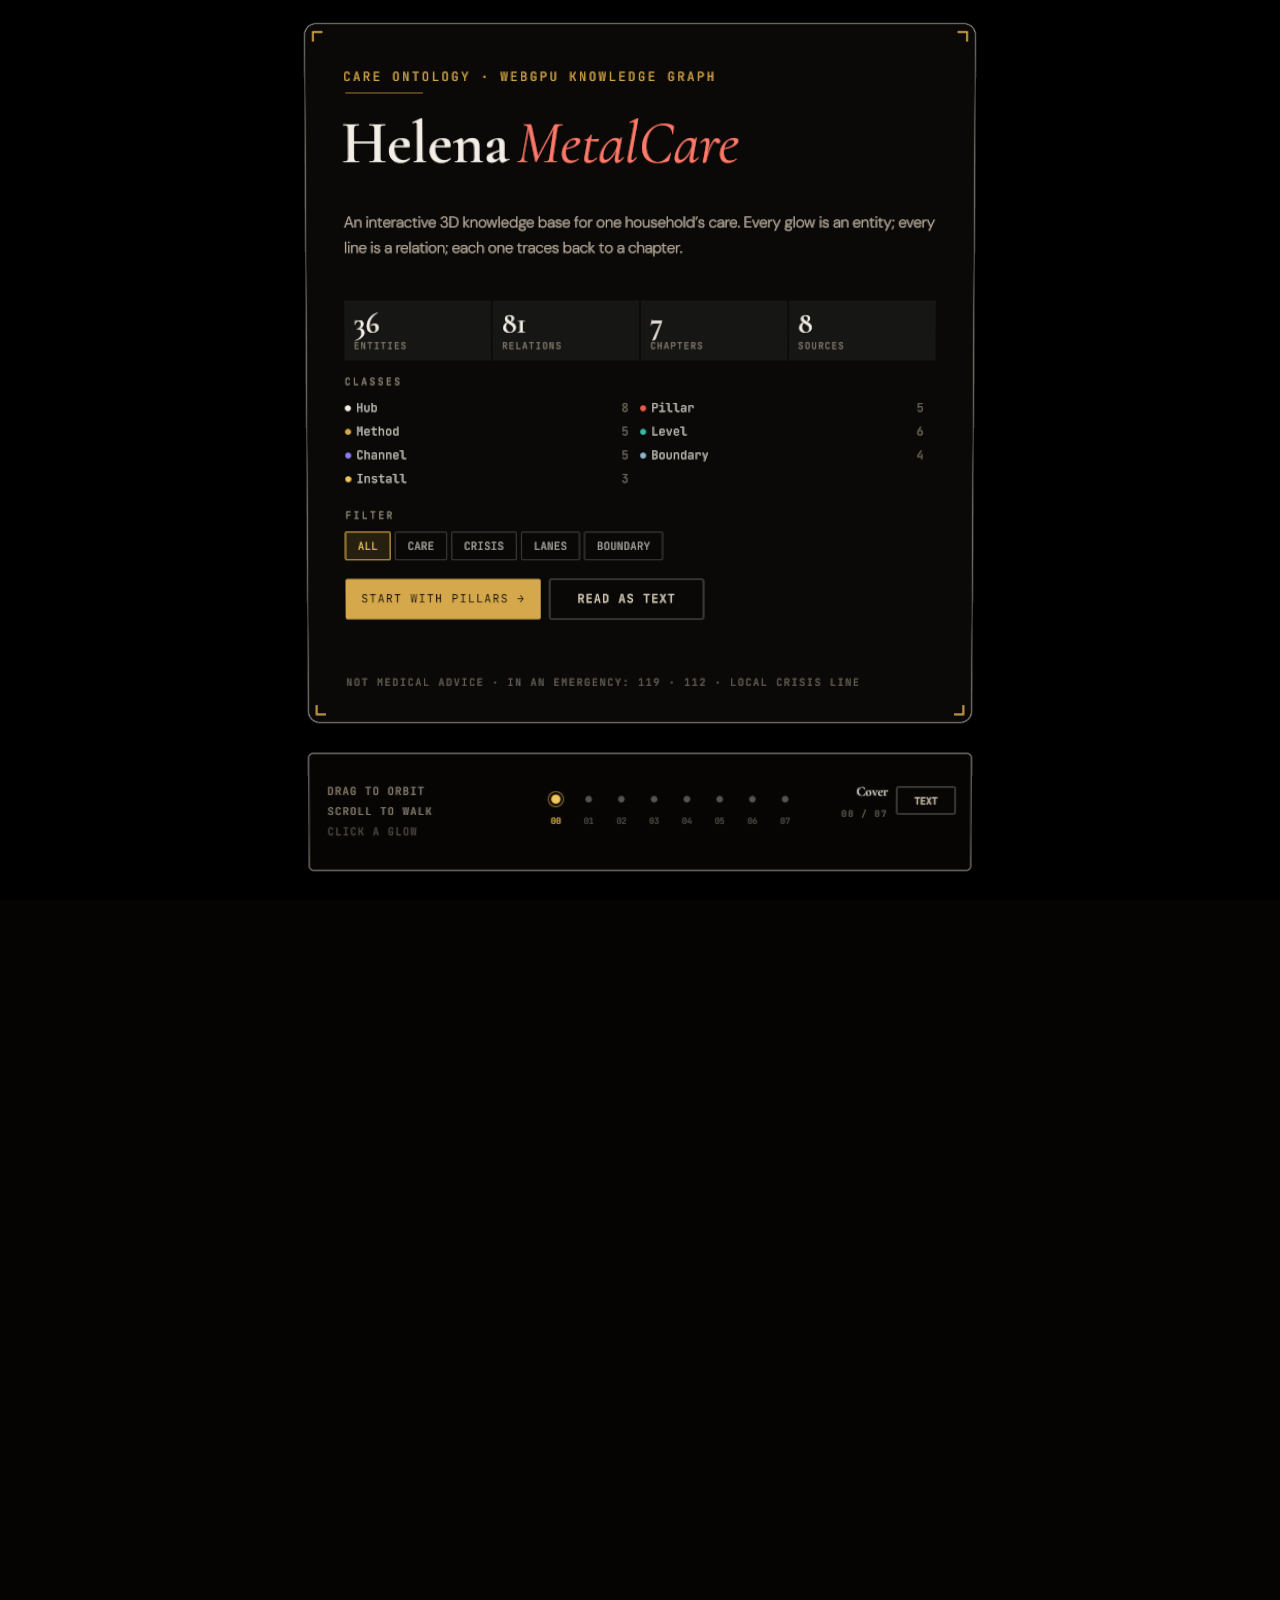
<file: index.html>
<!DOCTYPE html>
<html lang="en" data-theme="dark">
<head>
<meta charset="UTF-8">
<meta name="viewport" content="width=device-width, initial-scale=1.0">
<meta name="description" content="Helena MetalCare — The process of truly getting to know my sister's schizophrenia before I die. Reproducing auditory hallucinations as voice, medication analysis, psychiatric consultation, A Beautiful Mind mirroring, patient scripts. Metal = one standard, strong as metal. This is not medical advice.">
<meta name="theme-color" content="#0a0908" media="(prefers-color-scheme: dark)">
<meta name="theme-color" content="#f7f1e6" media="(prefers-color-scheme: light)">
<meta name="color-scheme" content="dark light">
<meta name="application-name" content="Helena MetalCare">
<meta name="mobile-web-app-capable" content="yes">
<meta name="apple-mobile-web-app-capable" content="yes">
<meta name="apple-mobile-web-app-status-bar-style" content="black-translucent">
<meta name="apple-mobile-web-app-title" content="MetalCare">
<meta name="msapplication-TileColor" content="#0a0908">
<meta name="msapplication-TileImage" content="icons/icon-192.png">
<meta property="og:title" content="Helena MetalCare — A Webzine for Getting to Know Schizophrenia">
<meta property="og:description" content="The process of truly getting to know my sister's schizophrenia. Auditory hallucinations as voice, medication, psychiatric consultation, mirroring, scripts. Metal = one standard, strong as metal. This is not medical advice.">
<meta property="og:image" content="https://helena751107.github.io/helena-metalcare/assets/social-preview.jpg">
<meta property="og:type" content="website">
<title>Helena MetalCare — A Webzine for Getting to Know Schizophrenia</title>
<link rel="canonical" href="https://helena751107.github.io/helena-metalcare/">
<script type="application/ld+json">
{
  "@context": "https://schema.org",
  "@graph": [
    {
      "@type": "Person",
      "@id": "https://github.com/helena751107#person",
      "name": "Helena Park",
      "url": "https://github.com/helena751107",
      "description": "Made in Korea — not a developer. One Galaxy S21, built by voice, for a sister.",
      "sameAs": [
        "https://github.com/helena751107",
        "https://helena751107.github.io/helena_phone/",
        "https://www.youtube.com/@helena_phone",
        "https://www.youtube.com/@HelenaPark-e7c"
      ]
    },
    {
      "@type": "WebSite",
      "@id": "https://helena751107.github.io/helena-metalcare/#website",
      "url": "https://helena751107.github.io/helena-metalcare/",
      "name": "Helena MetalCare — A Webzine for Getting to Know Schizophrenia",
      "inLanguage": "en",
      "publisher": {
        "@id": "https://github.com/helena751107#person"
      },
      "author": {
        "@id": "https://github.com/helena751107#person"
      }
    }
  ]
}
</script>
<link rel="manifest" href="site.webmanifest">
<link rel="icon" href="icons/favicon-32.png" type="image/png" sizes="32x32">
<link rel="icon" href="icons/favicon-16.png" type="image/png" sizes="16x16">
<link rel="icon" href="icons/icon.svg" type="image/svg+xml">
<link rel="apple-touch-icon" href="icons/apple-touch-icon.png" sizes="180x180">
<link rel="stylesheet" href="mcp/metalcare.mcp.css">
<link rel="stylesheet" href="ontoviz/onto.css">
<meta name="webmcp" content="helena-metalcare">
<link rel="mask-icon" href="icons/icon.svg" color="#e85d4c">
<link rel="preconnect" href="https://fonts.googleapis.com">
<link rel="preconnect" href="https://fonts.gstatic.com" crossorigin>
<link href="https://fonts.googleapis.com/css2?family=Cormorant+Garamond:ital,wght@0,400;0,600;0,700;1,400;1,600&family=DM+Sans:ital,opsz,wght@0,9..40,300;0,9..40,400;0,9..40,500;0,9..40,600;0,9..40,700;1,9..40,400&family=JetBrains+Mono:wght@400;500&family=Noto+Sans+KR:wght@300;400;500;700&display=swap" rel="stylesheet">
<style>
/* HELENA METALCARE — A-grade care webzine · coral accent · Track 1 */
:root{
  --ink:#f4efe6;--ink-dim:#b5a999;--ink-mute:#7a7064;
  --paper:#0a0908;--paper-2:#12100e;--paper-3:#1a1714;
  --rule:rgba(244,239,230,.1);--rule-strong:rgba(244,239,230,.18);
  --gold:#d4a84b;--gold-bright:#f0c75e;--coral:#e85d4c;--coral-bright:#ff7a6a;
  --teal:#3db8a8;--lilac:#8b7cf0;
  --serif:'Cormorant Garamond','Times New Roman',serif;
  --sans:'DM Sans','Noto Sans KR',system-ui,sans-serif;
  --mono:'JetBrains Mono',ui-monospace,monospace;
  --max:1180px;--ease:cubic-bezier(.16,1,.3,1);--accent:var(--coral);
}
[data-theme="light"]{
  --ink:#1a1510;--ink-dim:#5c5348;--ink-mute:#8a8074;
  --paper:#f7f1e6;--paper-2:#efe8db;--paper-3:#fffdf8;
  --rule:rgba(26,21,16,.1);--rule-strong:rgba(26,21,16,.18);
}
*,*::before,*::after{box-sizing:border-box;margin:0;padding:0}
html{scroll-behavior:smooth;-webkit-text-size-adjust:100%}
body{font-family:var(--sans);background:var(--paper);color:var(--ink);line-height:1.65;overflow-x:hidden;-webkit-font-smoothing:antialiased;cursor:none}
@media(pointer:coarse){body{cursor:auto}.cursor,.cursor-dot{display:none!important}}
a{color:inherit;text-decoration:none}
button{font:inherit;color:inherit;background:none;border:none;cursor:none}
@media(pointer:coarse){button{cursor:pointer}}
::selection{background:var(--coral);color:#1a0a08}

.cursor,.cursor-dot{position:fixed;top:0;left:0;pointer-events:none;z-index:9999;border-radius:50%;transform:translate(-50%,-50%);transition:width .25s var(--ease),height .25s var(--ease),border-color .25s;mix-blend-mode:difference}
.cursor{width:36px;height:36px;border:1px solid rgba(244,239,230,.55);opacity:.85}
.cursor.hover{width:56px;height:56px;border-color:var(--coral-bright)}
.cursor-dot{width:5px;height:5px;background:var(--coral-bright);mix-blend-mode:normal}

.spine{position:fixed;left:0;top:0;bottom:0;width:3px;z-index:200;background:var(--rule)}
.spine-fill{width:100%;height:0%;background:linear-gradient(180deg,var(--coral),var(--gold),var(--teal));transition:height .1s linear}

.masthead{position:fixed;top:0;left:0;right:0;z-index:150;display:grid;grid-template-columns:1fr auto 1fr;align-items:center;gap:12px;padding:12px clamp(14px,3vw,36px);padding-top:max(12px,env(safe-area-inset-top));padding-left:max(16px,calc(env(safe-area-inset-left,0px) + 12px));padding-right:max(16px,calc(env(safe-area-inset-right,0px) + 12px));background:color-mix(in srgb,var(--paper) 88%,transparent);backdrop-filter:blur(16px) saturate(1.2);-webkit-backdrop-filter:blur(16px) saturate(1.2);border-bottom:1px solid transparent;transition:border-color .3s;min-height:56px}
.masthead.scrolled{border-bottom-color:var(--rule)}
.mast-left{display:flex;align-items:center;gap:12px;font-size:.72rem;letter-spacing:.14em;text-transform:uppercase;color:var(--ink-mute);font-weight:500}
.mast-left .issue{color:var(--coral)}
.mast-brand{justify-self:center;font-family:var(--serif);font-size:1.05rem;font-weight:700;letter-spacing:.08em;text-transform:uppercase;white-space:nowrap;display:flex;align-items:center;gap:10px}
.mast-brand img{width:28px;height:28px;border-radius:6px}
.mast-brand em{font-style:italic;color:var(--coral);font-weight:400}
.mast-right{justify-self:end;display:flex;align-items:center;gap:2px;flex-wrap:wrap;justify-content:flex-end}
.mast-right a,.mast-right button{font-size:.72rem;letter-spacing:.06em;text-transform:uppercase;padding:10px 11px;color:var(--ink-dim);transition:color .2s;font-weight:500;min-height:44px;display:inline-flex;align-items:center;background:none;border:none;font-family:inherit;cursor:pointer}
.mast-right a:hover,.mast-right button:hover{color:var(--coral)}
.mast-cta{background:var(--coral)!important;color:#1a0a08!important;border-radius:2px;font-weight:600!important;padding:10px 14px!important}
.menu-btn{display:none;font-size:1.25rem;width:44px;height:44px;min-height:44px;border:1px solid var(--rule-strong)!important;border-radius:8px;color:var(--ink);background:var(--paper-2);z-index:160}
.nav-backdrop{display:none;position:fixed;inset:0;background:rgba(0,0,0,.5);z-index:145;opacity:0;transition:opacity .25s;border:none}
.nav-backdrop.show{display:block;opacity:1}

.chapter-rail{position:fixed;right:18px;top:50%;transform:translateY(-50%);z-index:140;display:flex;flex-direction:column;gap:14px}
.chapter-rail a{width:8px;height:8px;border-radius:50%;border:1px solid var(--ink-mute);background:transparent;position:relative;transition:.3s var(--ease)}
.chapter-rail a.on{background:var(--coral);border-color:var(--coral);transform:scale(1.3)}
.chapter-rail a span{position:absolute;right:18px;top:50%;transform:translateY(-50%);white-space:nowrap;font-size:.65rem;letter-spacing:.1em;text-transform:uppercase;color:var(--ink-mute);opacity:0;transition:.25s;pointer-events:none}
.chapter-rail a:hover span,.chapter-rail a.on span{opacity:1;color:var(--ink-dim)}

.shell{max-width:var(--max);margin:0 auto;padding:0 clamp(22px,5vw,36px);position:relative;z-index:1}
.chapter{padding:clamp(72px,12vw,120px) 0;border-top:1px solid var(--rule)}
.ch-label{display:flex;align-items:baseline;gap:16px;margin-bottom:28px;font-size:.7rem;letter-spacing:.22em;text-transform:uppercase;color:var(--coral);font-weight:600}
.ch-label .num{font-family:var(--mono);font-size:.75rem}
.ch-label .line{flex:1;height:1px;background:var(--rule)}
.ch-title{font-family:var(--serif);font-size:clamp(2.2rem,5vw,3.4rem);font-weight:600;line-height:1.1;letter-spacing:-.02em;margin-bottom:16px}
.ch-title em{font-style:italic;color:var(--coral-bright)}
.ch-deck{max-width:560px;color:var(--ink-dim);font-size:1.05rem;font-weight:300;margin-bottom:40px}

.cover{min-height:100vh;display:grid;place-items:center;position:relative;padding:100px 0 60px;overflow:hidden}
.cover-bg{position:absolute;inset:0;z-index:0;background:
  radial-gradient(ellipse 80% 60% at 70% 16%,rgba(232,93,76,.15),transparent 55%),
  radial-gradient(ellipse 50% 50% at 18% 82%,rgba(61,184,168,.08),transparent 50%),
  radial-gradient(ellipse 40% 40% at 92% 88%,rgba(212,168,75,.06),transparent 50%)}
.cover-noise{position:absolute;inset:0;opacity:.04;z-index:0;pointer-events:none;background-image:url("data:image/svg+xml,%3Csvg viewBox='0 0 200 200' xmlns='http://www.w3.org/2000/svg'%3E%3Cfilter id='n'%3E%3CfeTurbulence type='fractalNoise' baseFrequency='0.9' numOctaves='4' stitchTiles='stitch'/%3E%3C/filter%3E%3Crect width='100%25' height='100%25' filter='url(%23n)'/%3E%3C/svg%3E")}
.cover-inner{position:relative;z-index:1;width:100%;max-width:var(--max);margin:0 auto;padding:0 clamp(22px,5vw,36px)}
.cover-kicker{display:flex;flex-wrap:wrap;gap:10px 18px;align-items:center;font-size:.72rem;letter-spacing:.18em;text-transform:uppercase;color:var(--ink-mute);margin-bottom:28px}
.cover-kicker .dot{width:6px;height:6px;border-radius:50%;background:var(--coral);box-shadow:0 0 12px var(--coral);animation:blink 2s infinite}
@keyframes blink{50%{opacity:.35}}
.cover h1{font-family:var(--serif);font-weight:700;font-size:clamp(2.6rem,9.5vw,6.2rem);line-height:.94;letter-spacing:-.03em;margin-bottom:24px}
.cover h1 .thin{font-weight:400;font-style:italic;color:var(--coral-bright);display:block}
.cover h1 .line2{display:block;font-size:.68em;font-weight:500;margin-top:.06em}
.cover-sub{max-width:540px;font-size:clamp(1rem,2vw,1.15rem);color:var(--ink-dim);font-weight:300;margin-bottom:36px;border-left:2px solid var(--coral);padding-left:18px}
.cover-cta{display:flex;flex-wrap:wrap;gap:12px;margin-bottom:48px}
.btn{display:inline-flex;align-items:center;gap:8px;padding:14px 22px;font-size:.8rem;font-weight:600;letter-spacing:.08em;text-transform:uppercase;border:1px solid var(--rule-strong);transition:.35s var(--ease);background:transparent;color:var(--ink)}
.btn-solid{background:var(--coral);color:#1a0a08;border-color:var(--coral)}
.btn-solid:hover{filter:brightness(1.08);transform:translateY(-2px)}
.btn-line:hover{border-color:var(--coral);color:var(--coral);transform:translateY(-2px)}
.btn-soft{background:color-mix(in srgb,var(--coral) 14%,var(--paper-2));border-color:color-mix(in srgb,var(--coral) 40%,var(--rule))}
.btn-teal{background:var(--teal);color:#041210;border-color:var(--teal)}

.cover-stats{display:grid;grid-template-columns:repeat(6,1fr);gap:1px;background:var(--rule);border:1px solid var(--rule)}
.cover-stats .s{background:var(--paper-2);padding:20px 10px;text-align:center;transition:background .3s}
.cover-stats .s:hover{background:var(--paper-3)}
.cover-stats .v{font-family:var(--serif);font-size:clamp(1.5rem,3vw,2.1rem);font-weight:700;color:var(--coral-bright);line-height:1}
.cover-stats .l{font-size:.62rem;letter-spacing:.12em;text-transform:uppercase;color:var(--ink-mute);margin-top:8px}

.hero-shot{position:relative;margin:36px 0 0;border:1px solid var(--rule-strong);overflow:hidden;background:var(--paper-2)}
.hero-shot img{width:100%;height:auto;display:block;filter:saturate(1.05) contrast(1.03)}
.hero-shot .cap{position:absolute;left:14px;bottom:14px;font-size:.66rem;letter-spacing:.14em;text-transform:uppercase;color:var(--gold);background:rgba(10,9,8,.55);backdrop-filter:blur(6px);-webkit-backdrop-filter:blur(6px);padding:7px 11px;border:1px solid rgba(244,239,230,.15)}

.marquee-wrap{overflow:hidden;border-block:1px solid var(--rule);background:var(--paper-2);padding:14px 0}
.marquee{display:flex;width:max-content;animation:marquee 44s linear infinite;font-size:.75rem;letter-spacing:.16em;text-transform:uppercase;color:var(--ink-mute);font-weight:500}
.marquee span{padding:0 28px;white-space:nowrap}
.marquee span::after{content:'♥';margin-left:28px;color:var(--coral);font-size:.65rem;vertical-align:middle}
@keyframes marquee{to{transform:translateX(-50%)}}

.g2{display:grid;grid-template-columns:1fr 1fr;gap:20px}
.g3{display:grid;grid-template-columns:repeat(3,1fr);gap:18px}
.g4{display:grid;grid-template-columns:repeat(4,1fr);gap:14px}

.pillar{background:var(--paper-2);border:1px solid var(--rule);padding:26px;cursor:none;transition:.4s var(--ease);position:relative;overflow:hidden}
@media(pointer:coarse){.pillar{cursor:pointer}}
.pillar::before{content:'';position:absolute;left:0;top:0;bottom:0;width:3px;background:var(--pc,var(--coral));opacity:.85}
.pillar:hover,.pillar.active{border-color:var(--pc,var(--coral));transform:translateY(-6px);box-shadow:0 28px 50px rgba(0,0,0,.35)}
.pillar .code{font-size:.65rem;letter-spacing:.16em;text-transform:uppercase;font-weight:700;color:var(--pc,var(--coral));margin-bottom:10px}
.pillar h3{font-family:var(--serif);font-size:1.55rem;font-weight:600;margin-bottom:10px}
.pillar p{color:var(--ink-dim);font-size:.9rem;font-weight:300;margin-bottom:14px}
.pillar ul{margin:0 0 0 1.05em;color:var(--ink-dim);font-size:.85rem;font-weight:300}
.pillar li{margin-bottom:5px}
.meter{margin-top:16px}
.meter-label{display:flex;justify-content:space-between;font-size:.68rem;letter-spacing:.08em;text-transform:uppercase;color:var(--ink-mute);margin-bottom:6px}
.meter-bar{height:4px;background:var(--rule);overflow:hidden}
.meter-fill{height:100%;width:0;background:var(--pc,var(--coral));transition:width 1.2s var(--ease)}

.infograph-box{background:var(--paper-2);border:1px solid var(--rule);padding:clamp(20px,4vw,36px);position:relative}
.infograph-box .hint{position:absolute;top:14px;right:16px;font-size:.65rem;letter-spacing:.1em;text-transform:uppercase;color:var(--ink-mute)}
.svg-arch{width:100%;height:auto;display:block;max-height:440px}
.svg-arch .node rect{transition:fill .3s,stroke .3s,filter .3s}
.svg-arch .node:hover rect,.svg-arch .node.active rect{fill:rgba(232,93,76,.14);stroke:var(--coral);filter:drop-shadow(0 0 8px rgba(232,93,76,.35))}
.svg-arch .node:hover text,.svg-arch .node.active text{fill:var(--coral-bright)}
.svg-arch .flow{stroke-dasharray:6 6;animation:dash 16s linear infinite}
@keyframes dash{to{stroke-dashoffset:-120}}
.tooltip{position:absolute;pointer-events:none;z-index:10;background:var(--paper-3);border:1px solid var(--coral);padding:12px 14px;max-width:270px;opacity:0;transform:translateY(6px);transition:opacity .2s,transform .2s;font-size:.82rem;box-shadow:0 12px 40px rgba(0,0,0,.4)}
.tooltip.show{opacity:1;transform:none}
.tooltip strong{display:block;font-family:var(--serif);font-size:1.05rem;margin-bottom:4px;color:var(--coral-bright)}
.tooltip span{color:var(--ink-dim);font-weight:300;line-height:1.45}

.method-steps{display:grid;grid-template-columns:repeat(5,1fr);gap:10px;margin-bottom:28px}
.m-step{background:var(--paper-2);border:1px solid var(--rule);padding:18px 14px;transition:.35s var(--ease);cursor:none;min-height:140px}
@media(pointer:coarse){.m-step{cursor:pointer}}
.m-step:hover,.m-step.active{border-color:var(--coral);transform:translateY(-4px);box-shadow:0 16px 40px rgba(0,0,0,.3)}
.m-step .n{font-family:var(--serif);font-size:1.8rem;color:var(--coral);line-height:1;margin-bottom:8px}
.m-step .en{font-family:var(--mono);font-size:.65rem;letter-spacing:.1em;text-transform:uppercase;color:var(--ink-mute);margin-bottom:6px}
.m-step .ko{font-weight:600;font-size:.95rem;margin-bottom:8px}
.m-step .d{font-size:.78rem;color:var(--ink-dim);font-weight:300;line-height:1.45}
.method-panel{background:var(--paper-2);border:1px solid var(--rule);padding:28px;min-height:150px;border-left:3px solid var(--coral)}
.method-panel h3{font-family:var(--serif);font-size:1.5rem;margin-bottom:10px}
.method-panel p{color:var(--ink-dim);font-weight:300;font-size:.95rem}

.tier{display:grid;grid-template-columns:repeat(3,1fr);gap:14px}
.tier-card{background:var(--paper-2);border:1px solid var(--rule);padding:24px;transition:.35s var(--ease);position:relative}
.tier-card:hover{transform:translateY(-4px);border-color:var(--tc,var(--coral))}
.tier-card .lv{font-family:var(--mono);font-size:.7rem;letter-spacing:.14em;text-transform:uppercase;color:var(--tc,var(--coral));font-weight:700;margin-bottom:10px}
.tier-card h3{font-family:var(--serif);font-size:1.4rem;margin-bottom:10px}
.tier-card p{color:var(--ink-dim);font-weight:300;font-size:.9rem;margin-bottom:12px}
.tier-card ul{margin:0 0 0 1.05em;color:var(--ink-dim);font-size:.85rem;font-weight:300}
.tier-card li{margin-bottom:5px}

.chan{background:var(--paper-2);border:1px solid var(--rule);padding:24px;transition:.35s var(--ease);display:flex;flex-direction:column;gap:12px}
.chan:hover{border-color:var(--coral);transform:translateY(-4px);box-shadow:0 20px 48px rgba(0,0,0,.3)}
.chan .eyebrow{font-size:.65rem;letter-spacing:.14em;text-transform:uppercase;color:var(--coral);font-weight:600}
.chan h3{font-family:var(--serif);font-size:1.45rem;font-weight:600}
.chan p{color:var(--ink-dim);font-weight:300;font-size:.9rem;flex:1}
.chan .link{font-size:.75rem;letter-spacing:.08em;text-transform:uppercase;font-weight:600;color:var(--coral-bright)}

.ed-card{background:var(--paper-2);border:1px solid var(--rule);padding:28px;transition:.35s var(--ease)}
.ed-card:hover{border-color:var(--rule-strong);transform:translateY(-3px)}
.ed-card .eyebrow{font-size:.65rem;letter-spacing:.16em;text-transform:uppercase;color:var(--coral);margin-bottom:12px;font-weight:600}
.ed-card h3{font-family:var(--serif);font-size:1.5rem;font-weight:600;margin-bottom:12px}
.ed-card p{color:var(--ink-dim);font-weight:300;font-size:.95rem}
.tag{font-size:.65rem;letter-spacing:.06em;text-transform:uppercase;padding:4px 10px;border:1px solid var(--rule);color:var(--ink-mute);font-weight:500;display:inline-block}
.tag.coral{border-color:rgba(232,93,76,.45);color:var(--coral)}
.tag.ok{border-color:rgba(61,184,168,.4);color:var(--teal)}
.tag.gold{border-color:rgba(212,168,75,.45);color:var(--gold)}
.tag.hot{border-color:rgba(232,93,76,.55);color:var(--coral-bright)}

.ibar{display:flex;flex-direction:column;gap:12px;margin-top:18px}
.ibar-row{display:grid;grid-template-columns:110px 1fr 48px;gap:12px;align-items:center}
.ibar-row .n{color:var(--ink-mute);text-align:right;font-size:.72rem}
.ibar-row .t{height:6px;background:var(--rule);overflow:hidden}
.ibar-row .f{height:100%;width:0;transition:width 1.4s var(--ease)}
.ibar-row .p{font-family:var(--mono);font-size:.72rem;color:var(--ink-dim)}

.pulse-ring{width:120px;height:120px;border-radius:50%;border:2px solid color-mix(in srgb,var(--coral) 40%,transparent);margin:0 auto 20px;display:grid;place-items:center;position:relative}
.pulse-ring::before{content:'';position:absolute;inset:-10px;border-radius:50%;border:1px solid color-mix(in srgb,var(--coral) 25%,transparent);animation:pulse 2.4s ease-out infinite}
.pulse-ring span{font-family:var(--serif);font-size:1.4rem;color:var(--coral-bright)}
@keyframes pulse{0%{transform:scale(.85);opacity:.8}100%{transform:scale(1.25);opacity:0}}

.install-box{background:var(--paper-2);border:1px solid var(--rule);padding:28px;display:grid;gap:16px}
.install-box code{font-family:var(--mono);font-size:.85rem;color:var(--coral);background:var(--paper);padding:14px 16px;border:1px solid var(--rule);display:block;overflow-x:auto}
.eco-bar{display:flex;flex-wrap:wrap;gap:8px;margin-top:20px;padding:14px;border:1px dashed var(--rule);background:var(--paper-2)}
.eco-bar a{font-size:.72rem;letter-spacing:.08em;text-transform:uppercase;color:var(--ink-mute);padding:8px 12px;min-height:36px;display:inline-flex;align-items:center}
.eco-bar a:hover,.eco-bar a.on{color:var(--coral)}
.note{margin-top:28px;padding:16px 18px;border:1px solid var(--rule-strong);background:color-mix(in srgb,var(--coral) 8%,var(--paper-2));font-size:.88rem;color:var(--ink-dim);font-weight:300}
.note strong{color:var(--coral-bright);font-weight:600}

.reveal{opacity:0;transform:translateY(28px);transition:opacity .7s var(--ease),transform .7s var(--ease)}
.reveal.in{opacity:1;transform:none}
.reveal-d1{transition-delay:.08s}.reveal-d2{transition-delay:.16s}.reveal-d3{transition-delay:.24s}

.site-foot{border-top:1px solid var(--rule);padding:48px 0 80px;text-align:center;color:var(--ink-mute);font-size:.82rem}
.site-foot .gold{color:var(--coral);margin-top:8px;font-weight:500}
.to-top{position:fixed;right:18px;bottom:22px;z-index:160;width:44px;height:44px;border:1px solid var(--rule-strong);background:var(--paper-2);border-radius:50%;opacity:0;pointer-events:none;transition:.3s;color:var(--ink);display:grid;place-items:center;font-size:1.1rem}
.to-top.show{opacity:1;pointer-events:auto}

@media(max-width:900px){
  .g3,.g4,.tier,.cover-stats{grid-template-columns:repeat(2,1fr)}
  .method-steps{grid-template-columns:repeat(2,1fr)}
  .method-steps .m-step:last-child{grid-column:1/-1}
  .chapter-rail{display:none}
  .menu-btn{display:grid;place-items:center}
  .masthead{grid-template-columns:1fr auto}
  .mast-brand{justify-self:start}
  .mast-left{display:none}
  .mast-right{position:fixed;top:0;right:0;bottom:0;width:min(300px,86vw);background:var(--paper-2);border-left:1px solid var(--rule);flex-direction:column;align-items:stretch;justify-content:flex-start;padding:72px 16px 24px;gap:4px;transform:translateX(105%);transition:transform .3s var(--ease);z-index:155}
  .mast-right.open{transform:translateX(0)}
  .mast-right a,.mast-right button{justify-content:flex-start;width:100%;padding:14px 12px}
}
@media(max-width:640px){
  .g2,.g3,.g4,.tier{grid-template-columns:1fr}
  .cover-stats{grid-template-columns:repeat(2,1fr)}
  .method-steps{grid-template-columns:1fr}
  .method-steps .m-step:last-child{grid-column:auto}
  .cover h1{font-size:clamp(2.3rem,11vw,3.3rem)}
  .ibar-row{grid-template-columns:88px 1fr 40px}
  .infograph-box .hint{display:none}
}
@media(prefers-reduced-motion:reduce){
  .marquee,.svg-arch .flow,.reveal,.pulse-ring::before{animation:none!important;transition:none!important}
  .reveal{opacity:1;transform:none}
}

/* —— Chapter accordion (default collapsed) —— */
.acc-toolbar{display:flex;gap:10px;flex-wrap:wrap;margin:8px 0 20px}
.acc-toolbar button{min-height:40px;padding:8px 14px;border:1px solid var(--rule-strong,var(--rule2,rgba(244,239,230,.18)));background:var(--paper-2);color:var(--ink-dim);font-size:.72rem;letter-spacing:.08em;text-transform:uppercase;cursor:pointer;font-family:inherit;transition:.25s}
.acc-toolbar button:hover{border-color:var(--accent,var(--gold));color:var(--ink)}
section.chapter.acc{border-top:1px solid var(--rule);padding:0}
section.chapter.acc .acc-head{width:100%;display:grid;grid-template-columns:1fr auto;grid-template-rows:auto auto;gap:6px 16px;align-items:center;text-align:left;padding:22px 0;min-height:64px;background:none;border:none;color:inherit;font:inherit;cursor:pointer}
section.chapter.acc .acc-head .ch-label{grid-column:1/-1;margin-bottom:0;pointer-events:none}
section.chapter.acc .acc-head .ch-title{margin:0;pointer-events:none;font-size:clamp(1.6rem,4vw,2.4rem)}
section.chapter.acc .acc-ico{width:36px;height:36px;border:1px solid var(--rule-strong,var(--rule2,rgba(244,239,230,.18)));display:grid;place-items:center;color:var(--accent,var(--gold));transition:transform .3s var(--ease);grid-row:2;justify-self:end}
section.chapter.acc .acc-head[aria-expanded="true"] .acc-ico{transform:rotate(45deg);background:color-mix(in srgb,var(--accent,var(--gold)) 15%,transparent)}
section.chapter.acc .acc-panel{display:grid;grid-template-rows:0fr;transition:grid-template-rows .4s var(--ease)}
section.chapter.acc .acc-panel > .acc-inner{overflow:hidden;min-height:0;opacity:0;transition:opacity .3s,padding .3s;padding-bottom:0}
section.chapter.acc .acc-panel.open{grid-template-rows:1fr}
section.chapter.acc .acc-panel.open > .acc-inner{opacity:1;padding-bottom:clamp(36px,6vw,72px)}
@media(max-width:640px){section.chapter.acc .acc-head .ch-title{font-size:1.35rem}}


/* —— Mobile readability: keep text clear of left spine + edge clip —— */
:root { --gutter: max(20px, calc(env(safe-area-inset-left, 0px) + 14px)); --gutter-r: max(20px, calc(env(safe-area-inset-right, 0px) + 14px)); }
.spine { width: 2px !important; opacity: .9; pointer-events: none; }
.shell,
.cover-inner,
.acc-toolbar.shell,
.acc-toolbar {
  padding-left: var(--gutter) !important;
  padding-right: var(--gutter-r) !important;
  box-sizing: border-box;
}
.masthead {
  padding-left: var(--gutter) !important;
  padding-right: var(--gutter-r) !important;
}
.mast-brand { padding-left: 0; margin-left: 0; }
.mast-left { padding-left: 0; }
.cover h1,
.ch-title,
.cover-sub,
.ch-deck {
  overflow-wrap: anywhere;
  word-break: keep-all;
  padding-inline: 2px; /* negative letter-spacing can clip first glyph */
}
.cover h1 { letter-spacing: -0.02em; } /* slightly less aggressive than -0.03 */
.marquee-wrap { margin-inline: 0; }
.acc-head { padding-left: 2px; padding-right: 2px; }
.to-top {
  right: max(14px, env(safe-area-inset-right, 0px)) !important;
  bottom: max(18px, env(safe-area-inset-bottom, 0px)) !important;
}
@media (max-width: 640px) {
  :root { --gutter: max(22px, calc(env(safe-area-inset-left, 0px) + 16px)); --gutter-r: max(22px, calc(env(safe-area-inset-right, 0px) + 16px)); }
  .cover h1 { font-size: clamp(2.1rem, 10.5vw, 3.2rem); line-height: 1.02; }
  .cover-stats { margin-inline: 0; }
  .keys { max-width: 100%; }
  .infograph-box { padding-left: 14px; padding-right: 14px; overflow-x: auto; -webkit-overflow-scrolling: touch; }
  .svg-arch { min-width: 520px; } /* allow pan instead of crush */
  .chapter-rail { display: none !important; }
}

</style>
</head>
<body>
<div class="cursor" id="cursor" aria-hidden="true"></div>
<div class="cursor-dot" id="cursorDot" aria-hidden="true"></div>
<div class="spine" aria-hidden="true"><div class="spine-fill" id="spineFill"></div></div>
<button type="button" class="to-top" id="toTop" aria-label="Back to top">↑</button>

<header class="masthead" id="masthead">
  <div class="mast-left"><span class="issue">Vol. Care</span><span>Track 1</span></div>
  <a class="mast-brand" href="./" data-cursor>
    <img src="icons/favicon-32.png" width="28" height="28" alt="">
    Helena <em>MetalCare</em>
  </a>
  <div style="justify-self:end;display:flex;align-items:center;gap:8px">
    <button type="button" class="menu-btn" id="menuBtn" aria-label="Menu" aria-expanded="false">☰</button>
    <nav class="mast-right" id="mastRight">
      <a href="pages/" data-cursor>Docs</a>
      <a href="#pillars" data-cursor>Pillars</a>
      <a href="#map" data-cursor>Map</a>
      <a href="#method" data-cursor>Method</a>
      <a href="#crisis" data-cursor>Levels</a>
      <a href="#channels" data-cursor>Channels</a>
      <a href="https://helena751107.github.io/helana_log/" data-cursor>Admin Log</a>
      <button type="button" id="themeBtn" data-cursor>Theme</button>
      <a class="mast-cta" href="#install" data-cursor>Install</a>
    </nav>
  </div>
</header>
<div class="nav-backdrop" id="navBackdrop"></div>

<nav class="chapter-rail" aria-label="Chapters">
  <a href="#cover" data-ch="cover" class="on"><span>Cover</span></a>
  <a href="#pillars" data-ch="pillars"><span>Pillars</span></a>
  <a href="#map" data-ch="map"><span>Map</span></a>
  <a href="#method" data-ch="method"><span>Method</span></a>
  <a href="#crisis" data-ch="crisis"><span>Levels</span></a>
  <a href="#channels" data-ch="channels"><span>Channels</span></a>
  <a href="#boundary" data-ch="boundary"><span>Boundary</span></a>
  <a href="#install" data-ch="install"><span>Install</span></a>
</nav>

<section class="cover" id="cover">
  <div class="cover-bg"></div>
  <div class="cover-noise"></div>
  <div class="cover-inner">
    <div class="cover-kicker">
      <span class="dot"></span>
      <span>Track 1 · Care first</span>
      <span>Schizophrenia · A Process of Understanding</span>
      <span>Metal = The Standard</span>
    </div>
    <h1>
      To truly know.
      <span class="thin">That is care.</span>
      <span class="line2">Metal — one standard, strong as metal.</span>
    </h1>
    <p class="cover-sub">
      The process of truly getting to know my sister's schizophrenia, before I die.
      I reproduce auditory hallucinations as voice, analyze medications, consult with psychiatrists,
      and mirror through films and scripts.
      <strong style="color:var(--ink);font-weight:500">This is not medical consultation or diagnosis.</strong>
    </p>
    <div class="cover-cta">
      <a class="btn btn-solid" href="#crisis" data-cursor>Care levels</a>
      <a class="btn btn-line" href="#map" data-cursor>Safety map</a>
      <a class="btn btn-teal" href="https://helena751107.github.io/helana_log/" data-cursor>Admin dialogue</a>
    </div>
    <div class="cover-stats">
      <div class="s"><div class="v" data-count="1">0</div><div class="l">Track</div></div>
      <div class="s"><div class="v" data-count="4">0</div><div class="l">Pillars</div></div>
      <div class="s"><div class="v" data-count="3">0</div><div class="l">Levels</div></div>
      <div class="s"><div class="v" data-count="5">0</div><div class="l">Steps</div></div>
      <div class="s"><div class="v" data-count="0">0</div><div class="l">Break</div></div>
      <div class="s"><div class="v" data-count="0">0</div><div class="l">SW</div></div>
    </div>
    <div class="hero-shot reveal">
      <img src="assets/hero-web.jpg" alt="Two hands gently cradling a glowing phone in warm golden light against the dark — a quiet symbol of steady, patient care." width="1600" height="800" loading="eager">
      <div class="cap">Helena MetalCare · So It Doesn't Break</div>
    </div>
  </div>
</section>

<div class="marquee-wrap" aria-hidden="true">
  <div class="marquee">
    <span>Safety</span><span>Mind</span><span>Rest</span><span>Record</span><span>Community</span><span>Track 1</span><span>Crisis map</span><span>Admin Log</span><span>Care Daemon</span><span>MetalCare</span><span>Big Sister</span>
    <span>Safety</span><span>Mind</span><span>Rest</span><span>Record</span><span>Community</span><span>Track 1</span><span>Crisis map</span><span>Admin Log</span><span>Care Daemon</span><span>MetalCare</span><span>Big Sister</span>
  </div>
</div>

<main>
<section class="chapter shell" id="pillars">
  <div class="ch-label"><span class="num">01</span><span>Pillars</span><span class="line"></span></div>
  <h2 class="ch-title">Four Pillars · <em>So They Don't Break</em></h2>
  <p class="ch-deck">Tap a card to fill its weight bar. Care comes before wishes (Track 2).</p>
  <div class="g2">
    <article class="pillar reveal active" data-cursor style="--pc:var(--coral)" data-w="96">
      <div class="code">01 · Safety</div>
      <h3>Safety</h3>
      <p>Crisis contacts · door security · medication · fire safety. Physical safety at home is priority one.</p>
      <ul><li>Three levels: steady / worsening / emergency</li><li>Official numbers first (center · 119)</li><li>Linked to the administrative log DW</li></ul>
      <div class="meter"><div class="meter-label"><span>Priority</span><span>96%</span></div><div class="meter-bar"><div class="meter-fill" data-w="96"></div></div></div>
    </article>
    <article class="pillar reveal reveal-d1" data-cursor style="--pc:var(--teal)" data-w="88">
      <div class="code">02 · Mind</div>
      <h3>Mind</h3>
      <p>Emotional load on caregiver and person. Not diagnosis — observation and rest signals.</p>
      <ul><li>Check burndown signals</li><li>One-line sleep/meal log</li><li>Route professional referrals through official channels</li></ul>
      <div class="meter"><div class="meter-label"><span>Priority</span><span>88%</span></div><div class="meter-bar"><div class="meter-fill" data-w="88"></div></div></div>
    </article>
    <article class="pillar reveal reveal-d2" data-cursor style="--pc:var(--gold)" data-w="84">
      <div class="code">03 · Record</div>
      <h3>Record</h3>
      <p>What happened. Facts only. Not a diary of grievances — reusable material.</p>
      <ul><li>3-line session card</li><li>Cross-referenced with the helana_log administrative axis</li><li>No sensitive information</li></ul>
      <div class="meter"><div class="meter-label"><span>Priority</span><span>84%</span></div><div class="meter-bar"><div class="meter-fill" data-w="84"></div></div></div>
    </article>
    <article class="pillar reveal reveal-d3" data-cursor style="--pc:var(--lilac)" data-w="80">
      <div class="code">04 · Community</div>
      <h3>Community</h3>
      <p>A place that isn't alone. Discord · Telegram reporting lane. Courtesy over commotion.</p>
      <ul><li>S21 Discord lobby</li><li>telegram/ bot lane</li><li>Handoff courtesy</li></ul>
      <div class="meter"><div class="meter-label"><span>Priority</span><span>80%</span></div><div class="meter-bar"><div class="meter-fill" data-w="80"></div></div></div>
    </article>
  </div>
</section>

<section class="chapter shell" id="map">
  <div class="ch-label"><span class="num">02</span><span>Infographic</span><span class="line"></span></div>
  <h2 class="ch-title">Safety Net <em>Map</em></h2>
  <p class="ch-deck">Hover or tap the nodes. Care moves through official channels, home, and records at the same time.</p>
  <div class="infograph-box reveal" id="archBox">
    <span class="hint">Hover / tap nodes</span>
    <div class="tooltip" id="archTip"></div>
    <svg class="svg-arch" viewBox="0 0 960 420" role="img" aria-label="Care safety net map">
      <defs>
        <linearGradient id="cg" x1="0" y1="0" x2="1" y2="1"><stop offset="0%" stop-color="#e85d4c"/><stop offset="100%" stop-color="#ff7a6a"/></linearGradient>
      </defs>
      <path class="flow" d="M180 100 C300 100, 320 200, 480 200" fill="none" stroke="#e85d4c" stroke-width="1.5" opacity=".55"/>
      <path class="flow" d="M480 80 C480 120, 480 160, 480 200" fill="none" stroke="#3db8a8" stroke-width="1.5" opacity=".5"/>
      <path class="flow" d="M780 100 C660 100, 640 200, 480 200" fill="none" stroke="#d4a84b" stroke-width="1.5" opacity=".5"/>
      <path class="flow" d="M480 250 C360 300, 260 320, 180 345" fill="none" stroke="#8b7cf0" stroke-width="1.2" opacity=".45"/>
      <path class="flow" d="M480 250 C600 300, 700 320, 780 345" fill="none" stroke="#3db8a8" stroke-width="1.2" opacity=".45"/>
      <path class="flow" d="M480 250 C480 300, 480 320, 480 360" fill="none" stroke="#e85d4c" stroke-width="1.2" opacity=".4"/>

      <g class="node" data-tip="Home|The person, caregiver, and daily routine. The stage for all safety." data-cursor>
        <rect x="60" y="55" width="240" height="90" rx="10" fill="#12100e" stroke="#e85d4c" stroke-width="1.5"/>
        <text x="180" y="100" text-anchor="middle" fill="#e85d4c" font-family="DM Sans,sans-serif" font-size="15" font-weight="600">Home</text>
        <text x="180" y="122" text-anchor="middle" fill="#7a7064" font-family="DM Sans,sans-serif" font-size="12">Day · Bodies</text>
      </g>
      <g class="node" data-tip="Mind|Load signals and rest. Observation instead of diagnosis." data-cursor>
        <rect x="360" y="30" width="240" height="90" rx="10" fill="#12100e" stroke="#3db8a8" stroke-width="1.5"/>
        <text x="480" y="75" text-anchor="middle" fill="#3db8a8" font-family="DM Sans,sans-serif" font-size="15" font-weight="600">Mind</text>
        <text x="480" y="97" text-anchor="middle" fill="#7a7064" font-family="DM Sans,sans-serif" font-size="12">Load · Rest</text>
      </g>
      <g class="node" data-tip="Official Clinic/Admin|The official path through mental health, administrative, and medical channels." data-cursor>
        <rect x="660" y="55" width="240" height="90" rx="10" fill="#12100e" stroke="#d4a84b" stroke-width="1.5"/>
        <text x="780" y="100" text-anchor="middle" fill="#d4a84b" font-family="DM Sans,sans-serif" font-size="15" font-weight="600">Official</text>
        <text x="780" y="122" text-anchor="middle" fill="#7a7064" font-family="DM Sans,sans-serif" font-size="12">Center · 119</text>
      </g>

      <g class="node" data-tip="MetalCare|The Track 1 hub. So that care doesn't break." data-cursor>
        <rect x="300" y="180" width="360" height="100" rx="12" fill="#140c0b" stroke="url(#cg)" stroke-width="2"/>
        <text x="480" y="228" text-anchor="middle" fill="#f4efe6" font-family="Cormorant Garamond,serif" font-size="28" font-weight="600">HELENA METALCARE</text>
        <text x="480" y="254" text-anchor="middle" fill="#7a7064" font-family="DM Sans,sans-serif" font-size="12">Track 1 · Do not break</text>
      </g>

      <g class="node" data-tip="Admin Log|The helana_log administrative record. DW · BL · DC." data-cursor>
        <rect x="60" y="320" width="240" height="64" rx="8" fill="#12100e" stroke="#3db8a8" stroke-width="1.2"/>
        <text x="180" y="358" text-anchor="middle" fill="#3db8a8" font-family="DM Sans,sans-serif" font-size="14" font-weight="600">Admin Log</text>
      </g>
      <g class="node" data-tip="Care Daemon|Phone care daemon and health check. S21 Hub." data-cursor>
        <rect x="360" y="330" width="240" height="64" rx="8" fill="#12100e" stroke="#e85d4c" stroke-width="1.2"/>
        <text x="480" y="368" text-anchor="middle" fill="#e85d4c" font-family="DM Sans,sans-serif" font-size="14" font-weight="600">Care Daemon</text>
      </g>
      <g class="node" data-tip="Community|Discord · Telegram. Courteous reporting." data-cursor>
        <rect x="660" y="320" width="240" height="64" rx="8" fill="#12100e" stroke="#8b7cf0" stroke-width="1.2"/>
        <text x="780" y="358" text-anchor="middle" fill="#8b7cf0" font-family="DM Sans,sans-serif" font-size="14" font-weight="600">Community</text>
      </g>
    </svg>
  </div>
</section>

<section class="chapter shell" id="method">
  <div class="ch-label"><span class="num">03</span><span>Method</span><span class="line"></span></div>
  <h2 class="ch-title">The 5-Step Care <em>Loop</em></h2>
  <p class="ch-deck">Tap a step to change the panel. In a crisis, skip the loop and go straight to official channels.</p>
  <div class="method-steps">
    <div class="m-step active reveal" data-m="0" data-cursor><div class="n">01</div><div class="en">Scan</div><div class="ko">Scan</div><div class="d">Body · home · meds · doors.</div></div>
    <div class="m-step reveal reveal-d1" data-m="1" data-cursor><div class="n">02</div><div class="en">Level</div><div class="ko">Level</div><div class="d">Steady · worsening · emergency.</div></div>
    <div class="m-step reveal reveal-d2" data-m="2" data-cursor><div class="n">03</div><div class="en">Act</div><div class="ko">Act</div><div class="d">Just one thing.</div></div>
    <div class="m-step reveal reveal-d3" data-m="3" data-cursor><div class="n">04</div><div class="en">Note</div><div class="ko">Record</div><div class="d">3 lines of fact.</div></div>
    <div class="m-step reveal" data-m="4" data-cursor><div class="n">05</div><div class="en">Rest</div><div class="ko">Rest</div><div class="d">The caregiver is human too.</div></div>
  </div>
  <div class="method-panel reveal" id="methodPanel">
    <h3>01 · Scan</h3>
    <p>The person's state, home safety (gas · doors · medication), caregiver's sleep. Before judging, sweep the facts with your eyes only.</p>
  </div>
</section>

<section class="chapter shell" id="crisis">
  <div class="ch-label"><span class="num">04</span><span>Levels</span><span class="line"></span></div>
  <h2 class="ch-title">Levels · <em>Steady / Worsening / Emergency</em></h2>
  <p class="ch-deck">This is a household sketch. In an emergency, close this page and call the official number.</p>
  <div class="tier">
    <article class="tier-card reveal" style="--tc:var(--teal)">
      <div class="lv">L0 · Steady</div>
      <h3>Steady</h3>
      <p>Routine is running. Prevention and record-keeping.</p>
      <ul>
        <li>Check medication · meals · sleep</li>
        <li>1-line session card</li>
        <li>Weekly community check-in</li>
      </ul>
    </article>
    <article class="tier-card reveal reveal-d1" style="--tc:var(--gold)">
      <div class="lv">L1 · Strain</div>
      <h3>Worsening</h3>
      <p>Load is rising. Rest before schedule.</p>
      <ul>
        <li>Scale back broadcasting/work</li>
        <li>Share with the center / people close to you</li>
        <li>Consider postponing administrative appointments</li>
      </ul>
    </article>
    <article class="tier-card reveal reveal-d2" style="--tc:var(--coral)">
      <div class="lv">L2 · Crisis</div>
      <h3>Emergency</h3>
      <p>Go through official channels immediately. Stop content.</p>
      <ul>
        <li>119 / 112 / Mental health crisis line</li>
        <li>Local mental health welfare center</li>
        <li>Don't handle it alone</li>
      </ul>
    </article>
  </div>
  <div class="note reveal" style="margin-top:24px">
    <strong>Emergency.</strong> If there is a risk of self-harm or harm to others, do not rely on this webzine — use
    <em>119 · 112 · your local mental health crisis hotline · the emergency room</em>.
  </div>
</section>

<section class="chapter shell" id="channels">
  <div class="ch-label"><span class="num">05</span><span>Channels</span><span class="line"></span></div>
  <h2 class="ch-title">Connections · <em>Lanes</em></h2>
  <p class="ch-deck">Care breaks when isolated. That said, we don't post sensitive information.</p>
  <div class="g3">
    <article class="chan reveal" data-cursor>
      <div class="eyebrow">Admin</div>
      <h3>Helana Log</h3>
      <p>Administrative log for disability, basic livelihood, and dementia matters. Where we keep the facts from official channels.</p>
      <a class="link" href="https://helena751107.github.io/helana_log/" data-cursor>Admin Log →</a>
    </article>
    <article class="chan reveal reveal-d1" data-cursor>
      <div class="eyebrow">Workstation</div>
      <h3>S21 Phone Hub</h3>
      <p>Care daemon · health check · constitution. So that care doesn't break.</p>
      <a class="link" href="https://helena751107.github.io/helena_phone/" data-cursor>Hub →</a>
    </article>
    <article class="chan reveal reveal-d2" data-cursor>
      <div class="eyebrow">Signal</div>
      <h3>Discord · Telegram</h3>
      <p>Lobby · bot reports. A courteous handoff. telegram/ · discord/.</p>
      <a class="link" href="https://discord.gg/JTYSZv2WQE" target="_blank" rel="noopener" data-cursor>Discord →</a>
    </article>
  </div>
</section>

<section class="chapter shell" id="boundary">
  <div class="ch-label"><span class="num">06</span><span>Boundary</span><span class="line"></span></div>
  <h2 class="ch-title">Boundary · <em>What This Repo Is Not</em></h2>
  <p class="ch-deck">Not a diagnosis, not legal advice, not a medical record. A household sketch you can check against official guidance.</p>
  <div class="g2">
    <div class="ed-card reveal">
      <div class="pulse-ring" aria-hidden="true"><span>T1</span></div>
      <div class="eyebrow">Constitution</div>
      <h3>Track 1 Comes First</h3>
      <p style="margin-bottom:12px">Care safety comes before wish content, view counts, or distribution. Only Track 2 is allowed to break.</p>
      <span class="tag coral">Do not break</span>
      <span class="tag ok">Care first</span>
      <span class="tag gold">In Big Sister's name</span>
    </div>
    <div class="ed-card reveal reveal-d1">
      <div class="eyebrow">Not this</div>
      <h3>What We Don't Do</h3>
      <p style="margin-bottom:10px">Medical diagnosis or prescription · legal advice · benefits-claim agency work · publishing raw personal medical records · naming and blaming specific individuals.</p>
      <p>Instead: safety routines · fact records · connecting to official channels · caregiver rest signals.</p>
    </div>
  </div>
  <div class="ed-card reveal" style="margin-top:18px">
    <div class="eyebrow">Load sketch</div>
    <h3>Weekly Care Load (Sketch)</h3>
    <div class="ibar" id="gapBars">
      <div class="ibar-row"><span class="n">Safety</span><div class="t"><div class="f" data-pct="35" style="background:var(--coral)"></div></div><span class="p">35%</span></div>
      <div class="ibar-row"><span class="n">Mind</span><div class="t"><div class="f" data-pct="25" style="background:var(--teal)"></div></div><span class="p">25%</span></div>
      <div class="ibar-row"><span class="n">Record</span><div class="t"><div class="f" data-pct="15" style="background:var(--gold)"></div></div><span class="p">15%</span></div>
      <div class="ibar-row"><span class="n">Community</span><div class="t"><div class="f" data-pct="10" style="background:var(--lilac)"></div></div><span class="p">10%</span></div>
      <div class="ibar-row"><span class="n">Caregiver rest</span><div class="t"><div class="f" data-pct="15" style="background:var(--coral-bright)"></div></div><span class="p">15%</span></div>
    </div>
  </div>
</section>

<section class="chapter shell" id="install">
  <div class="ch-label"><span class="num">07</span><span>Install</span><span class="line"></span></div>
  <h2 class="ch-title">Add to <em>Home Screen</em></h2>
  <p class="ch-deck">No service worker. Manifest + coral C monogram. So it opens fast in a crisis.</p>
  <div class="install-box reveal">
    <div>
      <span class="tag ok">No service worker</span>
      <span class="tag coral">standalone</span>
      <span class="tag hot">MetalCare</span>
    </div>
    <p style="color:var(--ink-dim);font-weight:300">This page → browser menu → <strong style="color:var(--ink)">Add to Home Screen / Install App</strong>.</p>
    <code>site.webmanifest · /helena-metalcare/icons/icon-192|512.png</code>
    <div style="display:flex;flex-wrap:wrap;gap:10px">
      <a class="btn btn-solid" href="site.webmanifest" data-cursor>Open manifest</a>
      <a class="btn btn-line" href="https://github.com/helena751107/helena-metalcare" target="_blank" rel="noopener" data-cursor>GitHub</a>
      <a class="btn btn-line" href="https://helena751107.github.io/helena_phone/" data-cursor>S21 Hub</a>
      <a class="btn btn-soft" href="https://helena751107.github.io/helana_log/" data-cursor>Admin Log</a>
    </div>
  </div>
  <div class="eco-bar reveal">
    <a href="https://helena751107.github.io/helena_phone/">S21 Phone</a>
    <a href="https://helena751107.github.io/helana_log/">Log</a>
    <a href="https://helena751107.github.io/helana-faith/">Faith</a>
    <a href="https://helena751107.github.io/helena-piano/">Piano</a>
    <a class="on" href="./">MetalCare</a>
  </div>
</section>
</main>

<footer class="site-foot shell">
  <div>Helena MetalCare · Care Webzine · Track 1 · <a href="#mcp" data-cursor>Web MCP</a></div>
  <div class="gold">Safety · Mind · Record · Community — so that care doesn't break.</div>
  <div style="margin-top:6px">All accounts are in Big Sister's name. · design _Grok</div>
  <p style="margin-top:16px"><a href="https://helena751107.github.io/helena_phone/" data-cursor>← S21 Phone Hub</a></p>
</footer>

<script>
(() => {
  const $ = (s, r=document) => r.querySelector(s);
  const $$ = (s, r=document) => [...r.querySelectorAll(s)];
  const reduce = matchMedia('(prefers-reduced-motion: reduce)').matches;
  const coarse = matchMedia('(pointer: coarse)').matches;

  const cur = $('#cursor'), dot = $('#cursorDot');
  let mx = innerWidth/2, my = innerHeight/2, cx = mx, cy = my;
  if (!coarse && cur && dot) {
    addEventListener('mousemove', e => { mx=e.clientX; my=e.clientY; dot.style.left=mx+'px'; dot.style.top=my+'px'; }, {passive:true});
    (function loop(){ cx+=(mx-cx)*.18; cy+=(my-cy)*.18; cur.style.left=cx+'px'; cur.style.top=cy+'px'; requestAnimationFrame(loop); })();
    const setHover = on => cur.classList.toggle('hover', on);
    $$('a,button,[data-cursor],.pillar,.m-step,.node,.chan,.tier-card').forEach(el => {
      el.addEventListener('mouseenter', () => setHover(true));
      el.addEventListener('mouseleave', () => setHover(false));
    });
  }

  const spine = $('#spineFill'), mast = $('#masthead'), toTop = $('#toTop');
  addEventListener('scroll', () => {
    const max = document.documentElement.scrollHeight - innerHeight;
    if (spine) spine.style.height = (max>0 ? (scrollY/max)*100 : 0) + '%';
    mast?.classList.toggle('scrolled', scrollY > 40);
    toTop?.classList.toggle('show', scrollY > 600);
    let curId = 'cover';
    $$('section[id]').forEach(s => { if (s.getBoundingClientRect().top < innerHeight*0.35) curId = s.id; });
    $$('.chapter-rail a').forEach(a => a.classList.toggle('on', a.dataset.ch === curId));
  }, {passive:true});
  toTop && (toTop.onclick = () => scrollTo({top:0,behavior:'smooth'}));

  const root = document.documentElement;
  const saved = localStorage.getItem('helena-metalcare-wz-theme');
  if (saved) root.setAttribute('data-theme', saved);
  $('#themeBtn')?.addEventListener('click', () => {
    const n = root.getAttribute('data-theme') === 'dark' ? 'light' : 'dark';
    root.setAttribute('data-theme', n);
    localStorage.setItem('helena-metalcare-wz-theme', n);
  });

  const drawer = $('#mastRight'), burger = $('#menuBtn'), backdrop = $('#navBackdrop');
  const closeNav = () => { drawer?.classList.remove('open'); backdrop?.classList.remove('show'); burger?.setAttribute('aria-expanded','false'); };
  const openNav = () => { drawer?.classList.add('open'); backdrop?.classList.add('show'); burger?.setAttribute('aria-expanded','true'); };
  burger?.addEventListener('click', () => drawer?.classList.contains('open') ? closeNav() : openNav());
  backdrop?.addEventListener('click', closeNav);
  drawer?.querySelectorAll('a').forEach(a => a.addEventListener('click', closeNav));

  if (!reduce) {
    const io = new IntersectionObserver(entries => {
      entries.forEach(e => { if (e.isIntersecting) { e.target.classList.add('in'); io.unobserve(e.target); } });
    }, {threshold:0.12, rootMargin:'0px 0px -40px 0px'});
    $$('.reveal').forEach(el => io.observe(el));
  } else $$('.reveal').forEach(el => el.classList.add('in'));

  const countIo = new IntersectionObserver(entries => {
    entries.forEach(en => {
      if (!en.isIntersecting) return;
      const el = en.target, target = +el.dataset.count || 0;
      if (reduce) { el.textContent = String(target); countIo.unobserve(el); return; }
      const t0 = performance.now(), dur = 1200;
      const tick = now => {
        const p = Math.min(1, (now-t0)/dur);
        el.textContent = String(Math.round(target * (1-Math.pow(1-p,3))));
        if (p < 1) requestAnimationFrame(tick);
      };
      requestAnimationFrame(tick);
      countIo.unobserve(el);
    });
  }, {threshold:0.5});
  $$('[data-count]').forEach(el => countIo.observe(el));

  const barIo = new IntersectionObserver(entries => {
    entries.forEach(en => {
      if (!en.isIntersecting) return;
      en.target.querySelectorAll('.meter-fill[data-w]').forEach(f => f.style.width = f.dataset.w + '%');
      en.target.querySelectorAll('.f[data-pct]').forEach(f => f.style.width = f.dataset.pct + '%');
      barIo.unobserve(en.target);
    });
  }, {threshold:0.25});
  $$('.pillar, #gapBars, .ed-card').forEach(el => barIo.observe(el));

  $$('.pillar').forEach(card => {
    card.addEventListener('click', () => {
      $$('.pillar').forEach(c => c.classList.remove('active'));
      card.classList.add('active');
      const fill = card.querySelector('.meter-fill');
      if (fill) { fill.style.width = '0'; requestAnimationFrame(() => { fill.style.width = fill.dataset.w + '%'; }); }
    });
  });

  const METHOD = [
    {t:'01 · Scan', b:"The person's state, home safety (gas · doors · medication), caregiver's sleep. Before judging, sweep the facts with your eyes only."},
    {t:'02 · Level', b:'Steady (L0) · Worsening (L1) · Emergency (L2). When in doubt, default to the safer level above.'},
    {t:'03 · Act', b:"Just one thing. One phone call, lock the door, cancel a plan. Don't create ten things to do."},
    {t:'04 · Record', b:'3 lines of fact. Emotion in one word. Do not write resident registration numbers, addresses, or raw medical records. Use the Admin Log if needed.'},
    {t:'05 · Rest', b:'The caregiver is human too. Leave a plan to step away, even for 15 minutes. Without rest, the next loop breaks down.'},
  ];
  const panel = $('#methodPanel');
  $$('.m-step').forEach(step => {
    step.addEventListener('click', () => {
      $$('.m-step').forEach(s => s.classList.remove('active'));
      step.classList.add('active');
      const m = METHOD[+step.dataset.m];
      if (panel && m) panel.innerHTML = `<h3>${m.t}</h3><p>${m.b}</p>`;
    });
  });

  const tip = $('#archTip'), box = $('#archBox');
  $$('.svg-arch .node').forEach(node => {
    const show = e => {
      const [title, body] = (node.dataset.tip || '|').split('|');
      tip.innerHTML = `<strong>${title}</strong><span>${body||''}</span>`;
      tip.classList.add('show');
      node.classList.add('active');
      if (!box) return;
      const r = box.getBoundingClientRect();
      const x = (e.clientX || r.left + r.width/2) - r.left;
      const y = (e.clientY || r.top + 40) - r.top;
      tip.style.left = Math.min(Math.max(8, x+12), r.width-220) + 'px';
      tip.style.top = Math.min(Math.max(8, y+12), r.height-80) + 'px';
    };
    node.addEventListener('mouseenter', show);
    node.addEventListener('mousemove', show);
    node.addEventListener('mouseleave', () => { tip.classList.remove('show'); node.classList.remove('active'); });
    node.addEventListener('click', show);
  });

  /* —— Chapter accordion: all collapsed by default —— */
  (() => {
    const chapters = $$('section.chapter');
    if (!chapters.length) return;
    const shell = document.querySelector('main') || document.body;
    const bar = document.createElement('div');
    bar.className = 'acc-toolbar shell';
    bar.innerHTML = '<button type="button" id="accExpand" data-cursor>Expand all</button><button type="button" id="accCollapse" data-cursor>Collapse all</button>';
    const first = chapters[0];
    first.parentNode.insertBefore(bar, first);

    function setOpen(sec, open, scrollInto) {
      const head = sec.querySelector('.acc-head');
      const panel = sec.querySelector('.acc-panel');
      if (!head || !panel) return;
      head.setAttribute('aria-expanded', open ? 'true' : 'false');
      panel.classList.toggle('open', open);
      if (open) {
        sec.querySelectorAll('.meter-fill[data-w]').forEach(f => { f.style.width = f.dataset.w + '%'; });
        sec.querySelectorAll('.f[data-pct]').forEach(f => { f.style.width = f.dataset.pct + '%'; });
        sec.querySelectorAll('.reveal').forEach(el => el.classList.add('in'));
        if (scrollInto) setTimeout(() => sec.scrollIntoView({ behavior: 'smooth', block: 'start' }), 40);
      }
    }

    chapters.forEach((sec, i) => {
      const label = sec.querySelector('.ch-label');
      const title = sec.querySelector('.ch-title');
      if (!label || !title) return;
      if (sec.querySelector('.acc-head')) return; // already wired
      const kids = [...sec.childNodes];
      const head = document.createElement('button');
      head.type = 'button';
      head.className = 'acc-head';
      head.id = (sec.id || 'ch' + i) + '-head';
      const ico = document.createElement('span');
      ico.className = 'acc-ico';
      ico.setAttribute('aria-hidden', 'true');
      ico.textContent = '+';
      head.appendChild(label);
      head.appendChild(title);
      head.appendChild(ico);
      const panel = document.createElement('div');
      panel.className = 'acc-panel';
      panel.id = (sec.id || 'ch' + i) + '-panel';
      const inner = document.createElement('div');
      inner.className = 'acc-inner';
      kids.forEach(n => {
        if (n === label || n === title) return;
        if (n.nodeType === 1 || (n.nodeType === 3 && n.textContent.trim())) inner.appendChild(n);
      });
      panel.appendChild(inner);
      sec.classList.add('acc');
      sec.innerHTML = '';
      sec.appendChild(head);
      sec.appendChild(panel);
      head.setAttribute('aria-controls', panel.id);
      setOpen(sec, false, false);
      head.addEventListener('click', () => {
        const open = head.getAttribute('aria-expanded') !== 'true';
        setOpen(sec, open, open);
      });
    });

    $('#accExpand')?.addEventListener('click', () => chapters.forEach(s => setOpen(s, true, false)));
    $('#accCollapse')?.addEventListener('click', () => chapters.forEach(s => setOpen(s, false, false)));

    const openHash = () => {
      const id = location.hash.replace('#', '');
      if (!id) return;
      const sec = document.getElementById(id);
      if (sec && sec.classList.contains('chapter')) setOpen(sec, true, true);
    };
    openHash();
    addEventListener('hashchange', openHash);

    $$('a[href^="#"]').forEach(a => {
      a.addEventListener('click', () => {
        const id = a.getAttribute('href')?.slice(1);
        const sec = id && document.getElementById(id);
        if (sec && sec.classList.contains('chapter')) setOpen(sec, true, false);
      });
    });
  })();

})();
</script>
<script type="importmap">{"imports":{"three":"./ontoviz/vendor/three/build/three.webgpu.js","three/webgpu":"./ontoviz/vendor/three/build/three.webgpu.js","three/tsl":"./ontoviz/vendor/three/build/three.tsl.js","three/addons/":"./ontoviz/vendor/three/examples/jsm/"}}</script>
<script type="module" src="mcp/metalcare.mcp.js"></script>
</body>
</html>
</file>
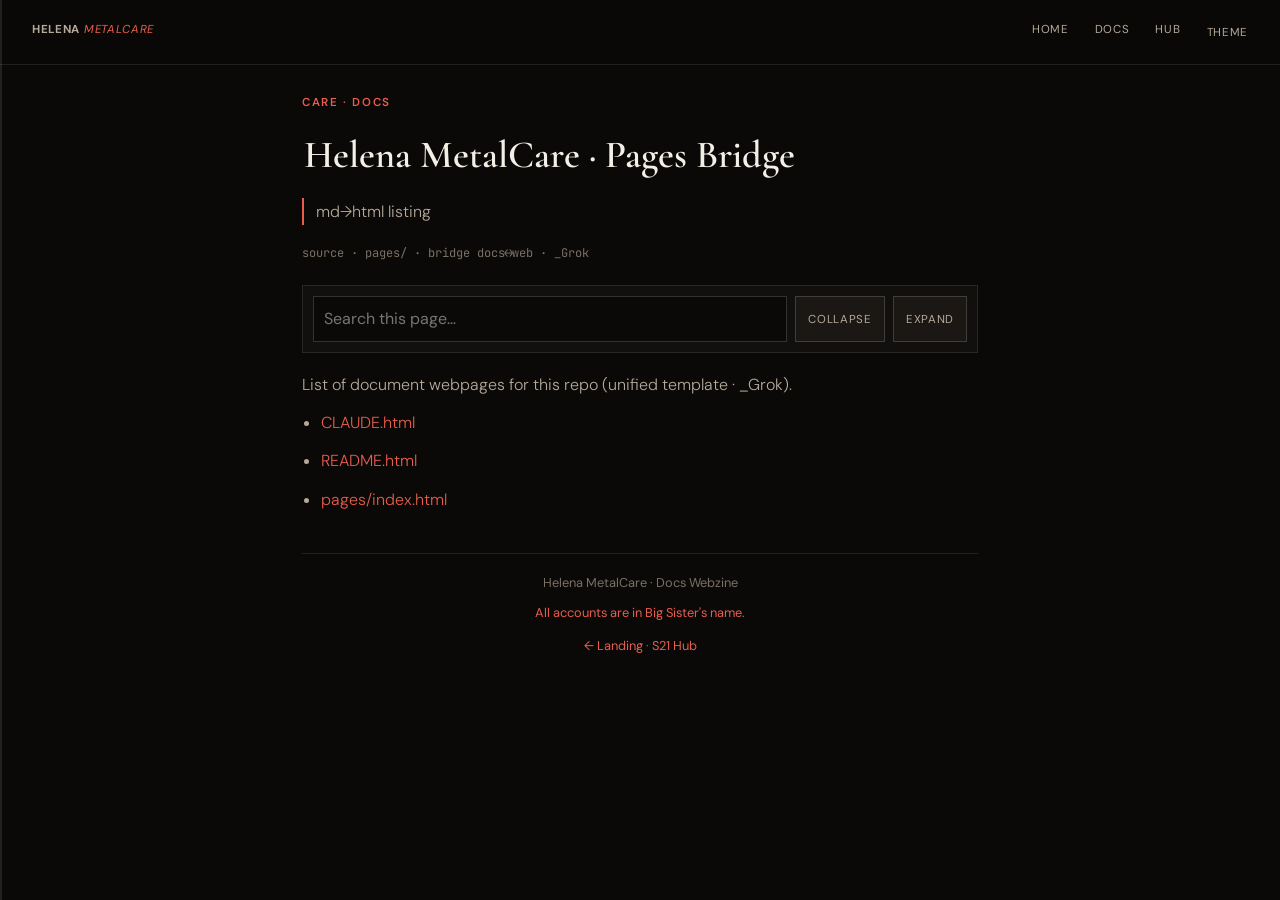
<file: pages/index.html>
<!DOCTYPE html>
<html lang="en" data-theme="dark">
<head>
<meta charset="UTF-8">
<meta name="viewport" content="width=device-width, initial-scale=1.0">
<meta name="description" content="md→html listing">
<meta name="theme-color" content="#0a0908">
<title>Helena MetalCare · Pages Bridge — Helena MetalCare</title>
<link rel="canonical" href="https://helena751107.github.io/helena-metalcare/pages/index.html">
<script type="application/ld+json">
{
  "@context": "https://schema.org",
  "@graph": [
    {
      "@type": "Person",
      "@id": "https://github.com/helena751107#person",
      "name": "Helena Park",
      "url": "https://github.com/helena751107",
      "description": "Made in Korea — not a developer. One Galaxy S21, built by voice, for a sister.",
      "sameAs": [
        "https://github.com/helena751107",
        "https://helena751107.github.io/helena_phone/",
        "https://www.youtube.com/@helena_phone",
        "https://www.youtube.com/@HelenaPark-e7c"
      ]
    },
    {
      "@type": "WebPage",
      "@id": "https://helena751107.github.io/helena-metalcare/pages/index.html#webpage",
      "url": "https://helena751107.github.io/helena-metalcare/pages/index.html",
      "name": "Helena MetalCare · Pages Bridge",
      "inLanguage": "en",
      "publisher": {
        "@id": "https://github.com/helena751107#person"
      },
      "author": {
        "@id": "https://github.com/helena751107#person"
      }
    }
  ]
}
</script>
<link rel="icon" href="../icons/favicon-32.png" type="image/png">
<link rel="manifest" href="../site.webmanifest">
<link rel="preconnect" href="https://fonts.googleapis.com">
<link href="https://fonts.googleapis.com/css2?family=Cormorant+Garamond:ital,wght@0,600;1,400&family=DM+Sans:opsz,wght@9..40,400;9..40,600&family=JetBrains+Mono:wght@400&family=Noto+Sans+KR:wght@400;500;700&display=swap" rel="stylesheet">
<link rel="stylesheet" href="https://helena751107.github.io/helena_phone/assets/webzine.css">
<style>
:root {
  --ink:#f4efe6; --ink-dim:#b5a999; --ink-mute:#7a7064;
  --paper:#0a0908; --paper-2:#12100e; --paper-3:#1a1714;
  --rule:rgba(244,239,230,.1); --rule2:rgba(244,239,230,.18);
  --accent:#e85d4c; --gold:#d4a84b;
  --serif:'Cormorant Garamond',serif; --sans:'DM Sans','Noto Sans KR',system-ui,sans-serif;
  --mono:'JetBrains Mono',monospace;
  --gutter:max(22px, calc(env(safe-area-inset-left,0px) + 16px));
  --gutter-r:max(22px, calc(env(safe-area-inset-right,0px) + 16px));
}
[data-theme="light"] {
  --ink:#1a1510; --ink-dim:#5c5348; --ink-mute:#8a8074;
  --paper:#f7f1e6; --paper-2:#efe8db; --paper-3:#fffdf8;
  --rule:rgba(26,21,16,.1); --rule2:rgba(26,21,16,.18);
}
*{box-sizing:border-box;margin:0;padding:0}
html{scroll-behavior:smooth}
body{font-family:var(--sans);background:var(--paper);color:var(--ink);line-height:1.7;min-height:100vh}
a{color:var(--accent);text-decoration:none}
a:hover{filter:brightness(1.15)}
.spine{position:fixed;left:0;top:0;bottom:0;width:2px;background:var(--rule);z-index:50}
.spine-fill{width:100%;height:0;background:var(--accent)}
.mast{position:sticky;top:0;z-index:40;display:flex;justify-content:space-between;align-items:center;gap:12px;
  padding:12px var(--gutter-r) 12px var(--gutter);padding-top:max(12px,env(safe-area-inset-top));
  background:color-mix(in srgb,var(--paper) 90%,transparent);backdrop-filter:blur(12px);border-bottom:1px solid var(--rule)}
.brand{font-family:var(--serif);font-weight:700;letter-spacing:.06em;text-transform:uppercase;font-size:1rem;color:var(--ink)}
.brand em{font-style:italic;color:var(--accent);font-weight:400}
.mast nav{display:flex;flex-wrap:wrap;gap:6px}
.mast a,.mast button{font-size:.72rem;letter-spacing:.06em;text-transform:uppercase;color:var(--ink-dim);
  min-height:40px;padding:8px 10px;background:none;border:none;cursor:pointer;font-family:inherit}
.wrap{max-width:720px;margin:0 auto;padding:28px var(--gutter-r) 80px var(--gutter)}
.kicker{font-size:.72rem;letter-spacing:.14em;text-transform:uppercase;color:var(--accent);font-weight:600;margin-bottom:10px}
h1{font-family:var(--serif);font-size:clamp(1.7rem,6vw,2.4rem);font-weight:600;margin-bottom:10px;padding-inline:2px}
.deck{color:var(--ink-dim);font-weight:300;border-left:2px solid var(--accent);padding-left:12px;margin-bottom:18px}
.meta{font-size:.75rem;color:var(--ink-mute);margin-bottom:22px;font-family:var(--mono)}
.prose h2{font-family:var(--serif);font-size:1.35rem;margin:1.6em 0 .6em;color:var(--ink)}
.prose h3{font-size:1.05rem;margin:1.2em 0 .5em}
.prose p,.prose li{color:var(--ink-dim);font-weight:300;margin-bottom:.7em}
.prose ul,.prose ol{margin:0 0 1em 1.2em}
.prose code{font-family:var(--mono);font-size:.85em;color:var(--accent)}
.prose pre{background:var(--paper-2);border:1px solid var(--rule);padding:14px;overflow-x:auto;margin:1em 0;font-size:.82rem}
.prose table{width:100%;border-collapse:collapse;font-size:.88rem;margin:1em 0}
.prose th,.prose td{border:1px solid var(--rule);padding:8px 10px;text-align:left;vertical-align:top}
.prose th{background:var(--paper-3);color:var(--ink-mute);font-size:.72rem;letter-spacing:.06em;text-transform:uppercase}
.prose blockquote{border-left:2px solid var(--accent);padding:8px 14px;color:var(--ink-dim);margin:1em 0;background:var(--paper-2)}
.appbar{display:flex;flex-wrap:wrap;gap:8px;margin-bottom:18px;padding:10px;background:var(--paper-2);border:1px solid var(--rule);position:sticky;top:56px;z-index:30}
.appbar input{flex:1 1 140px;min-height:40px;padding:8px 10px;border:1px solid var(--rule2);background:var(--paper);color:var(--ink);font:inherit}
.appbar button{min-height:40px;padding:8px 12px;border:1px solid var(--rule2);background:var(--paper-3);color:var(--ink-dim);font-size:.72rem;text-transform:uppercase;letter-spacing:.06em;cursor:pointer;font-family:inherit}
.foot{margin-top:40px;padding-top:18px;border-top:1px solid var(--rule);text-align:center;color:var(--ink-mute);font-size:.8rem}
.foot .a{color:var(--accent);margin-top:8px}
.sec{border:1px solid var(--rule);background:var(--paper-2);margin:1em 0;border-radius:2px;overflow:hidden}
.sec > .sec-h{width:100%;display:flex;justify-content:space-between;align-items:center;gap:10px;padding:12px 14px;background:none;border:none;color:inherit;font:inherit;cursor:pointer;text-align:left;min-height:48px}
.sec > .sec-h h2{margin:0;font-size:1.15rem;font-family:var(--serif)}
.sec .ico{width:28px;height:28px;border:1px solid var(--rule2);display:grid;place-items:center;color:var(--accent)}
.sec.open .ico{transform:rotate(45deg)}
.sec .sec-b{display:grid;grid-template-rows:0fr;transition:grid-template-rows .3s}
.sec.open .sec-b{grid-template-rows:1fr}
.sec .sec-i{overflow:hidden;min-height:0;opacity:0;padding:0 14px;transition:opacity .25s}
.sec.open .sec-i{opacity:1;padding:0 14px 14px}
mark.hit{background:color-mix(in srgb,var(--accent) 35%,transparent)}
</style>
</head>
<body>
<div class="spine" aria-hidden="true"><div class="spine-fill" id="spineFill"></div></div>
<header class="mast">
  <a class="brand" href="../">Helena <em>MetalCare</em></a>
  <nav>
    <a href="../">Home</a>
    <a href="../docs/">Docs</a>
    <a href="https://helena751107.github.io/helena_phone/">Hub</a>
    <button type="button" id="themeBtn">Theme</button>
  </nav>
</header>
<main class="wrap">
  <div class="kicker">Care · Docs</div>
  <h1>Helena MetalCare · Pages Bridge</h1>
  <p class="deck">md→html listing</p>
  <div class="meta">source · pages/ · bridge docs↔web · _Grok</div>
  <div class="appbar">
    <input type="search" id="q" placeholder="Search this page…" autocomplete="off">
    <button type="button" id="fold">Collapse</button>
    <button type="button" id="expand">Expand</button>
  </div>
  <article class="prose" id="prose"><p>List of document webpages for this repo (unified template · _Grok).</p><ul><li><a href="CLAUDE.html">CLAUDE.html</a></li><li><a href="README.html">README.html</a></li><li><a href="pages/index.html">pages/index.html</a></li></ul></article>
  <footer class="foot">
    <div>Helena MetalCare · Docs Webzine</div>
    <div class="a">All accounts are in Big Sister's name.</div>
    <p style="margin-top:12px"><a href="../">← Landing</a> · <a href="https://helena751107.github.io/helena_phone/">S21 Hub</a></p>
  </footer>
</main>
<script>
(() => {
  const root = document.documentElement;
  const saved = localStorage.getItem('helena-doc-theme');
  if (saved) root.setAttribute('data-theme', saved);
  document.getElementById('themeBtn')?.addEventListener('click', () => {
    const n = root.getAttribute('data-theme') === 'dark' ? 'light' : 'dark';
    root.setAttribute('data-theme', n);
    localStorage.setItem('helena-doc-theme', n);
  });
  const spine = document.getElementById('spineFill');
  addEventListener('scroll', () => {
    const max = document.documentElement.scrollHeight - innerHeight;
    if (spine) spine.style.height = (max > 0 ? (scrollY / max) * 100 : 0) + '%';
  }, { passive: true });
  const prose = document.getElementById('prose');
  if (prose) {
    [...prose.querySelectorAll(':scope > h2')].forEach((h2) => {
      const sec = document.createElement('div');
      sec.className = 'sec open';
      const btn = document.createElement('button');
      btn.type = 'button'; btn.className = 'sec-h';
      const tw = document.createElement('div'); tw.appendChild(h2.cloneNode(true));
      const ico = document.createElement('span'); ico.className = 'ico'; ico.textContent = '+';
      btn.appendChild(tw); btn.appendChild(ico);
      const body = document.createElement('div'); body.className = 'sec-b';
      const inner = document.createElement('div'); inner.className = 'sec-i';
      let n = h2.nextSibling; const move = [];
      while (n && !(n.nodeType === 1 && n.tagName === 'H2')) { move.push(n); n = n.nextSibling; }
      move.forEach(x => inner.appendChild(x));
      body.appendChild(inner); sec.appendChild(btn); sec.appendChild(body);
      h2.replaceWith(sec);
      btn.addEventListener('click', () => {
        const on = !sec.classList.contains('open');
        sec.classList.toggle('open', on);
      });
    });
    const setAll = (open) => prose.querySelectorAll('.sec').forEach(s => s.classList.toggle('open', open));
    document.getElementById('fold')?.addEventListener('click', () => setAll(false));
    document.getElementById('expand')?.addEventListener('click', () => setAll(true));
    document.getElementById('q')?.addEventListener('input', (e) => {
      const q = e.target.value.trim().toLowerCase();
      prose.querySelectorAll('.sec').forEach(sec => {
        const hit = !q || sec.innerText.toLowerCase().includes(q);
        sec.style.display = hit ? '' : 'none';
        if (hit && q) sec.classList.add('open');
      });
    });
  }
})();
</script>
</body>
</html>
</file>
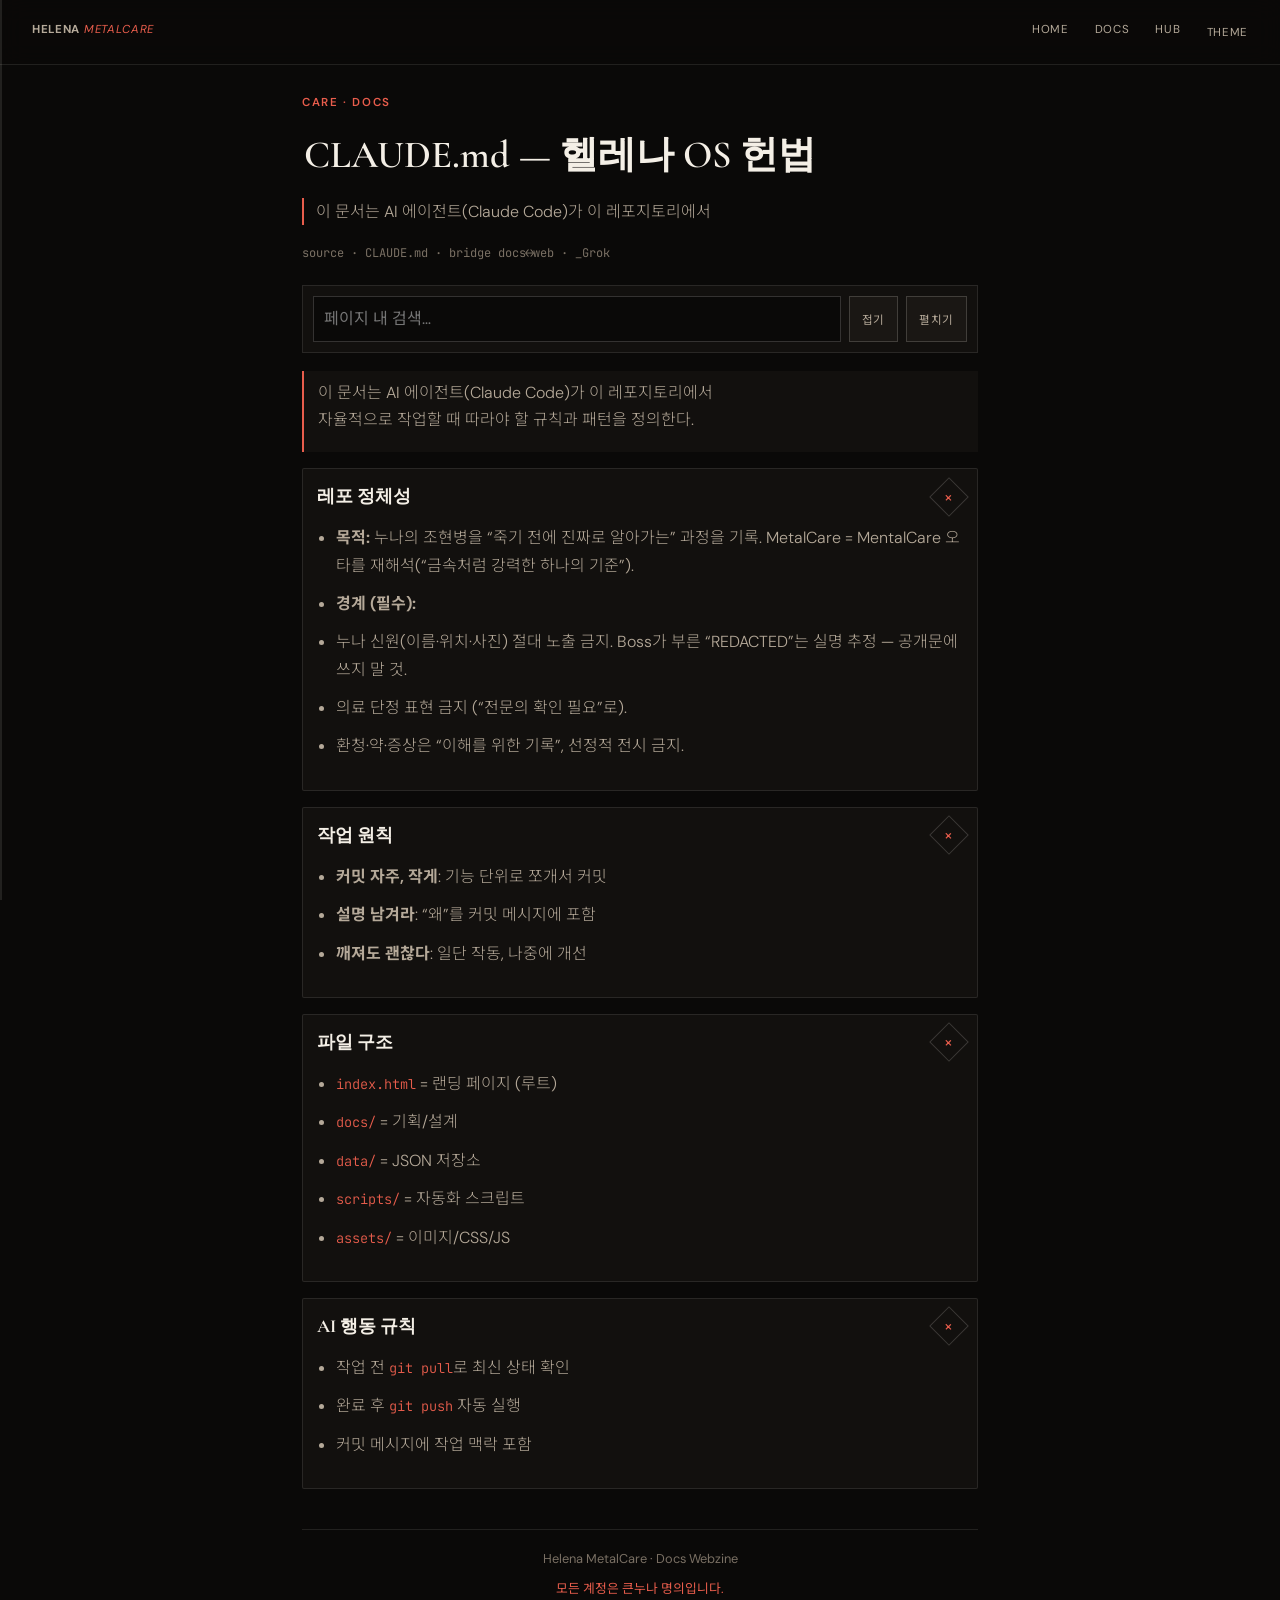
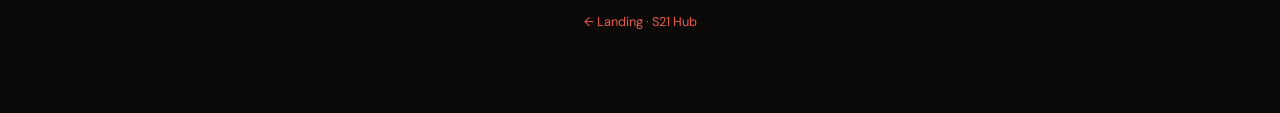
<file: CLAUDE.html>
<!DOCTYPE html>
<html lang="ko" data-theme="dark">
<head>
<meta charset="UTF-8">
<meta name="viewport" content="width=device-width, initial-scale=1.0">
<meta name="description" content="이 문서는 AI 에이전트(Claude Code)가 이 레포지토리에서">
<meta name="theme-color" content="#0a0908">
<title>CLAUDE.md — 헬레나 OS 헌법 — Helena MetalCare</title>
<link rel="canonical" href="https://helena751107.github.io/helena-metalcare/CLAUDE.html">
<script type="application/ld+json">
{
  "@context": "https://schema.org",
  "@graph": [
    {
      "@type": "Person",
      "@id": "https://github.com/helena751107#person",
      "name": "Helena Park",
      "url": "https://github.com/helena751107",
      "description": "Made in Korea — not a developer. One Galaxy S21, built by voice, for a sister.",
      "sameAs": [
        "https://github.com/helena751107",
        "https://helena751107.github.io/helena_phone/",
        "https://www.youtube.com/@helena_phone",
        "https://www.youtube.com/@HelenaPark-e7c"
      ]
    },
    {
      "@type": "WebPage",
      "@id": "https://helena751107.github.io/helena-metalcare/CLAUDE.html#webpage",
      "url": "https://helena751107.github.io/helena-metalcare/CLAUDE.html",
      "name": "CLAUDE.md — 헬레나 OS 헌법",
      "inLanguage": "ko",
      "publisher": {
        "@id": "https://github.com/helena751107#person"
      },
      "author": {
        "@id": "https://github.com/helena751107#person"
      }
    }
  ]
}
</script>
<link rel="icon" href="./icons/favicon-32.png" type="image/png">
<link rel="manifest" href="./site.webmanifest">
<link rel="preconnect" href="https://fonts.googleapis.com">
<link href="https://fonts.googleapis.com/css2?family=Cormorant+Garamond:ital,wght@0,600;1,400&family=DM+Sans:opsz,wght@9..40,400;9..40,600&family=JetBrains+Mono:wght@400&family=Noto+Sans+KR:wght@400;500;700&display=swap" rel="stylesheet">
<link rel="stylesheet" href="https://helena751107.github.io/helena_phone/assets/webzine.css">
<style>
:root {
  --ink:#f4efe6; --ink-dim:#b5a999; --ink-mute:#7a7064;
  --paper:#0a0908; --paper-2:#12100e; --paper-3:#1a1714;
  --rule:rgba(244,239,230,.1); --rule2:rgba(244,239,230,.18);
  --accent:#e85d4c; --gold:#d4a84b;
  --serif:'Cormorant Garamond',serif; --sans:'DM Sans','Noto Sans KR',system-ui,sans-serif;
  --mono:'JetBrains Mono',monospace;
  --gutter:max(22px, calc(env(safe-area-inset-left,0px) + 16px));
  --gutter-r:max(22px, calc(env(safe-area-inset-right,0px) + 16px));
}
[data-theme="light"] {
  --ink:#1a1510; --ink-dim:#5c5348; --ink-mute:#8a8074;
  --paper:#f7f1e6; --paper-2:#efe8db; --paper-3:#fffdf8;
  --rule:rgba(26,21,16,.1); --rule2:rgba(26,21,16,.18);
}
*{box-sizing:border-box;margin:0;padding:0}
html{scroll-behavior:smooth}
body{font-family:var(--sans);background:var(--paper);color:var(--ink);line-height:1.7;min-height:100vh}
a{color:var(--accent);text-decoration:none}
a:hover{filter:brightness(1.15)}
.spine{position:fixed;left:0;top:0;bottom:0;width:2px;background:var(--rule);z-index:50}
.spine-fill{width:100%;height:0;background:var(--accent)}
.mast{position:sticky;top:0;z-index:40;display:flex;justify-content:space-between;align-items:center;gap:12px;
  padding:12px var(--gutter-r) 12px var(--gutter);padding-top:max(12px,env(safe-area-inset-top));
  background:color-mix(in srgb,var(--paper) 90%,transparent);backdrop-filter:blur(12px);border-bottom:1px solid var(--rule)}
.brand{font-family:var(--serif);font-weight:700;letter-spacing:.06em;text-transform:uppercase;font-size:1rem;color:var(--ink)}
.brand em{font-style:italic;color:var(--accent);font-weight:400}
.mast nav{display:flex;flex-wrap:wrap;gap:6px}
.mast a,.mast button{font-size:.72rem;letter-spacing:.06em;text-transform:uppercase;color:var(--ink-dim);
  min-height:40px;padding:8px 10px;background:none;border:none;cursor:pointer;font-family:inherit}
.wrap{max-width:720px;margin:0 auto;padding:28px var(--gutter-r) 80px var(--gutter)}
.kicker{font-size:.72rem;letter-spacing:.14em;text-transform:uppercase;color:var(--accent);font-weight:600;margin-bottom:10px}
h1{font-family:var(--serif);font-size:clamp(1.7rem,6vw,2.4rem);font-weight:600;margin-bottom:10px;padding-inline:2px}
.deck{color:var(--ink-dim);font-weight:300;border-left:2px solid var(--accent);padding-left:12px;margin-bottom:18px}
.meta{font-size:.75rem;color:var(--ink-mute);margin-bottom:22px;font-family:var(--mono)}
.prose h2{font-family:var(--serif);font-size:1.35rem;margin:1.6em 0 .6em;color:var(--ink)}
.prose h3{font-size:1.05rem;margin:1.2em 0 .5em}
.prose p,.prose li{color:var(--ink-dim);font-weight:300;margin-bottom:.7em}
.prose ul,.prose ol{margin:0 0 1em 1.2em}
.prose code{font-family:var(--mono);font-size:.85em;color:var(--accent)}
.prose pre{background:var(--paper-2);border:1px solid var(--rule);padding:14px;overflow-x:auto;margin:1em 0;font-size:.82rem}
.prose table{width:100%;border-collapse:collapse;font-size:.88rem;margin:1em 0}
.prose th,.prose td{border:1px solid var(--rule);padding:8px 10px;text-align:left;vertical-align:top}
.prose th{background:var(--paper-3);color:var(--ink-mute);font-size:.72rem;letter-spacing:.06em;text-transform:uppercase}
.prose blockquote{border-left:2px solid var(--accent);padding:8px 14px;color:var(--ink-dim);margin:1em 0;background:var(--paper-2)}
.appbar{display:flex;flex-wrap:wrap;gap:8px;margin-bottom:18px;padding:10px;background:var(--paper-2);border:1px solid var(--rule);position:sticky;top:56px;z-index:30}
.appbar input{flex:1 1 140px;min-height:40px;padding:8px 10px;border:1px solid var(--rule2);background:var(--paper);color:var(--ink);font:inherit}
.appbar button{min-height:40px;padding:8px 12px;border:1px solid var(--rule2);background:var(--paper-3);color:var(--ink-dim);font-size:.72rem;text-transform:uppercase;letter-spacing:.06em;cursor:pointer;font-family:inherit}
.foot{margin-top:40px;padding-top:18px;border-top:1px solid var(--rule);text-align:center;color:var(--ink-mute);font-size:.8rem}
.foot .a{color:var(--accent);margin-top:8px}
.sec{border:1px solid var(--rule);background:var(--paper-2);margin:1em 0;border-radius:2px;overflow:hidden}
.sec > .sec-h{width:100%;display:flex;justify-content:space-between;align-items:center;gap:10px;padding:12px 14px;background:none;border:none;color:inherit;font:inherit;cursor:pointer;text-align:left;min-height:48px}
.sec > .sec-h h2{margin:0;font-size:1.15rem;font-family:var(--serif)}
.sec .ico{width:28px;height:28px;border:1px solid var(--rule2);display:grid;place-items:center;color:var(--accent)}
.sec.open .ico{transform:rotate(45deg)}
.sec .sec-b{display:grid;grid-template-rows:0fr;transition:grid-template-rows .3s}
.sec.open .sec-b{grid-template-rows:1fr}
.sec .sec-i{overflow:hidden;min-height:0;opacity:0;padding:0 14px;transition:opacity .25s}
.sec.open .sec-i{opacity:1;padding:0 14px 14px}
mark.hit{background:color-mix(in srgb,var(--accent) 35%,transparent)}
</style>
</head>
<body>
<div class="spine" aria-hidden="true"><div class="spine-fill" id="spineFill"></div></div>
<header class="mast">
  <a class="brand" href="./">Helena <em>MetalCare</em></a>
  <nav>
    <a href="./">Home</a>
    <a href="./docs/">Docs</a>
    <a href="https://helena751107.github.io/helena_phone/">Hub</a>
    <button type="button" id="themeBtn">Theme</button>
  </nav>
</header>
<main class="wrap">
  <div class="kicker">Care · Docs</div>
  <h1>CLAUDE.md — 헬레나 OS 헌법</h1>
  <p class="deck">이 문서는 AI 에이전트(Claude Code)가 이 레포지토리에서</p>
  <div class="meta">source · CLAUDE.md · bridge docs↔web · _Grok</div>
  <div class="appbar">
    <input type="search" id="q" placeholder="페이지 내 검색…" autocomplete="off">
    <button type="button" id="fold">접기</button>
    <button type="button" id="expand">펼치기</button>
  </div>
  <article class="prose" id="prose"><blockquote>
<p>이 문서는 AI 에이전트(Claude Code)가 이 레포지토리에서<br>
자율적으로 작업할 때 따라야 할 규칙과 패턴을 정의한다.</p>
</blockquote>
<h2 id="_1">레포 정체성</h2>
<ul>
<li><strong>목적:</strong> 누나의 조현병을 &ldquo;죽기 전에 진짜로 알아가는&rdquo; 과정을 기록. MetalCare = MentalCare 오타를 재해석(&ldquo;금속처럼 강력한 하나의 기준&rdquo;).</li>
<li><strong>경계 (필수):</strong></li>
<li>누나 신원(이름·위치·사진) 절대 노출 금지. Boss가 부른 &ldquo;REDACTED&rdquo;는 실명 추정 — 공개문에 쓰지 말 것.</li>
<li>의료 단정 표현 금지 (&ldquo;전문의 확인 필요&rdquo;로).</li>
<li>환청·약·증상은 &ldquo;이해를 위한 기록&rdquo;, 선정적 전시 금지.</li>
</ul>
<h2 id="_2">작업 원칙</h2>
<ul>
<li><strong>커밋 자주, 작게</strong>: 기능 단위로 쪼개서 커밋</li>
<li><strong>설명 남겨라</strong>: &ldquo;왜&rdquo;를 커밋 메시지에 포함</li>
<li><strong>깨져도 괜찮다</strong>: 일단 작동, 나중에 개선</li>
</ul>
<h2 id="_3">파일 구조</h2>
<ul>
<li><code>index.html</code> = 랜딩 페이지 (루트)</li>
<li><code>docs/</code> = 기획/설계</li>
<li><code>data/</code> = JSON 저장소</li>
<li><code>scripts/</code> = 자동화 스크립트</li>
<li><code>assets/</code> = 이미지/CSS/JS</li>
</ul>
<h2 id="ai">AI 행동 규칙</h2>
<ul>
<li>작업 전 <code>git pull</code>로 최신 상태 확인</li>
<li>완료 후 <code>git push</code> 자동 실행</li>
<li>커밋 메시지에 작업 맥락 포함</li>
</ul></article>
  <footer class="foot">
    <div>Helena MetalCare · Docs Webzine</div>
    <div class="a">모든 계정은 큰누나 명의입니다.</div>
    <p style="margin-top:12px"><a href="./">← Landing</a> · <a href="https://helena751107.github.io/helena_phone/">S21 Hub</a></p>
  </footer>
</main>
<script>
(() => {
  const root = document.documentElement;
  const saved = localStorage.getItem('helena-doc-theme');
  if (saved) root.setAttribute('data-theme', saved);
  document.getElementById('themeBtn')?.addEventListener('click', () => {
    const n = root.getAttribute('data-theme') === 'dark' ? 'light' : 'dark';
    root.setAttribute('data-theme', n);
    localStorage.setItem('helena-doc-theme', n);
  });
  const spine = document.getElementById('spineFill');
  addEventListener('scroll', () => {
    const max = document.documentElement.scrollHeight - innerHeight;
    if (spine) spine.style.height = (max > 0 ? (scrollY / max) * 100 : 0) + '%';
  }, { passive: true });
  const prose = document.getElementById('prose');
  if (prose) {
    [...prose.querySelectorAll(':scope > h2')].forEach((h2) => {
      const sec = document.createElement('div');
      sec.className = 'sec open';
      const btn = document.createElement('button');
      btn.type = 'button'; btn.className = 'sec-h';
      const tw = document.createElement('div'); tw.appendChild(h2.cloneNode(true));
      const ico = document.createElement('span'); ico.className = 'ico'; ico.textContent = '+';
      btn.appendChild(tw); btn.appendChild(ico);
      const body = document.createElement('div'); body.className = 'sec-b';
      const inner = document.createElement('div'); inner.className = 'sec-i';
      let n = h2.nextSibling; const move = [];
      while (n && !(n.nodeType === 1 && n.tagName === 'H2')) { move.push(n); n = n.nextSibling; }
      move.forEach(x => inner.appendChild(x));
      body.appendChild(inner); sec.appendChild(btn); sec.appendChild(body);
      h2.replaceWith(sec);
      btn.addEventListener('click', () => {
        const on = !sec.classList.contains('open');
        sec.classList.toggle('open', on);
      });
    });
    const setAll = (open) => prose.querySelectorAll('.sec').forEach(s => s.classList.toggle('open', open));
    document.getElementById('fold')?.addEventListener('click', () => setAll(false));
    document.getElementById('expand')?.addEventListener('click', () => setAll(true));
    document.getElementById('q')?.addEventListener('input', (e) => {
      const q = e.target.value.trim().toLowerCase();
      prose.querySelectorAll('.sec').forEach(sec => {
        const hit = !q || sec.innerText.toLowerCase().includes(q);
        sec.style.display = hit ? '' : 'none';
        if (hit && q) sec.classList.add('open');
      });
    });
  }
})();
</script>
</body>
</html>
</file>
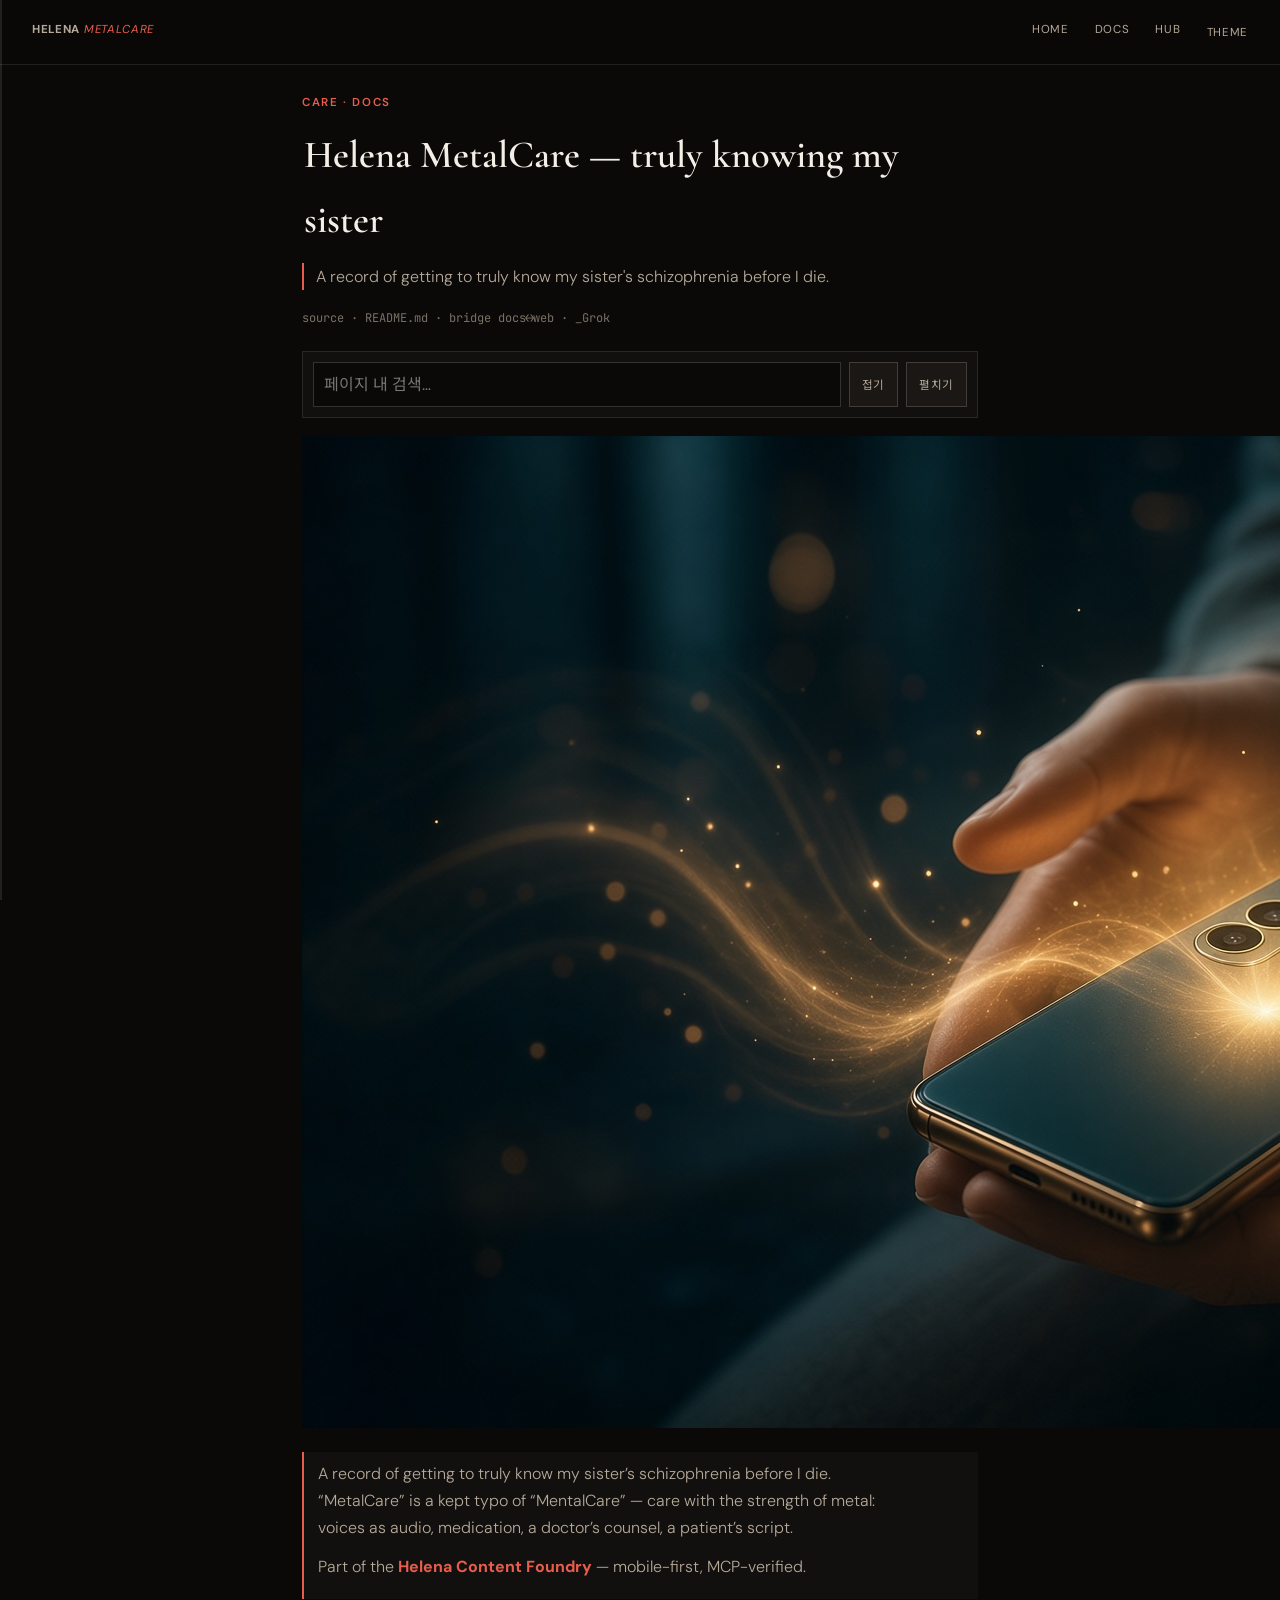
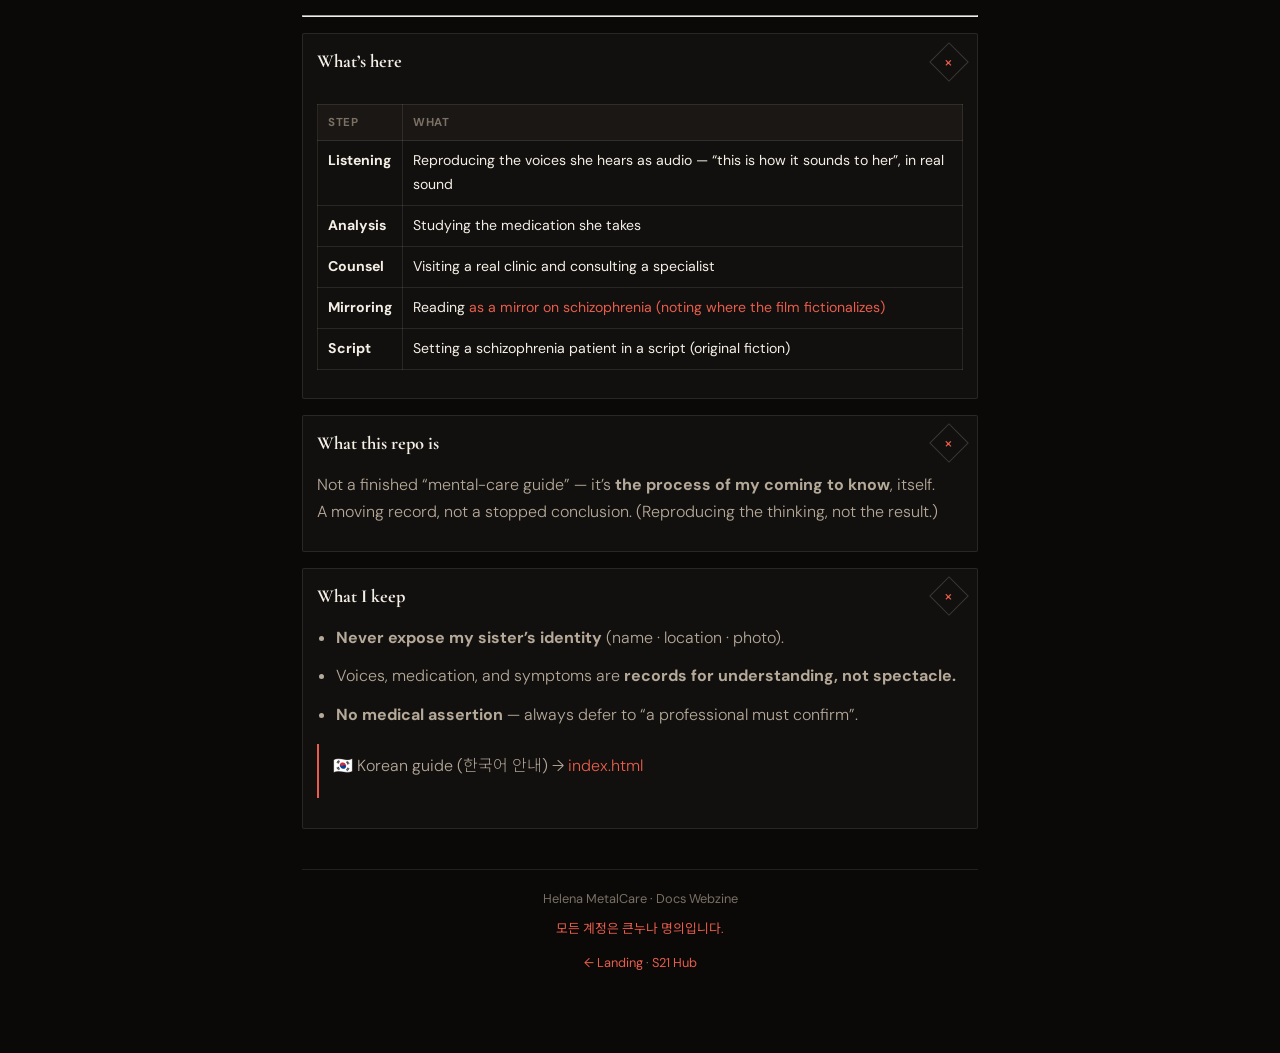
<file: README.html>
<!DOCTYPE html>
<html lang="ko" data-theme="dark">
<head>
<meta charset="UTF-8">
<meta name="viewport" content="width=device-width, initial-scale=1.0">
<meta name="description" content="A record of getting to truly know my sister&#x27;s schizophrenia before I die.">
<meta name="theme-color" content="#0a0908">
<title>Helena MetalCare — truly knowing my sister — Helena MetalCare</title>
<link rel="canonical" href="https://helena751107.github.io/helena-metalcare/README.html">
<script type="application/ld+json">
{
  "@context": "https://schema.org",
  "@graph": [
    {
      "@type": "Person",
      "@id": "https://github.com/helena751107#person",
      "name": "Helena Park",
      "url": "https://github.com/helena751107",
      "description": "Made in Korea — not a developer. One Galaxy S21, built by voice, for a sister.",
      "sameAs": [
        "https://github.com/helena751107",
        "https://helena751107.github.io/helena_phone/",
        "https://www.youtube.com/@helena_phone",
        "https://www.youtube.com/@HelenaPark-e7c"
      ]
    },
    {
      "@type": "WebPage",
      "@id": "https://helena751107.github.io/helena-metalcare/README.html#webpage",
      "url": "https://helena751107.github.io/helena-metalcare/README.html",
      "name": "Helena MetalCare — truly knowing my sister",
      "inLanguage": "ko",
      "publisher": {
        "@id": "https://github.com/helena751107#person"
      },
      "author": {
        "@id": "https://github.com/helena751107#person"
      }
    }
  ]
}
</script>
<link rel="icon" href="./icons/favicon-32.png" type="image/png">
<link rel="manifest" href="./site.webmanifest">
<link rel="preconnect" href="https://fonts.googleapis.com">
<link href="https://fonts.googleapis.com/css2?family=Cormorant+Garamond:ital,wght@0,600;1,400&family=DM+Sans:opsz,wght@9..40,400;9..40,600&family=JetBrains+Mono:wght@400&family=Noto+Sans+KR:wght@400;500;700&display=swap" rel="stylesheet">
<link rel="stylesheet" href="https://helena751107.github.io/helena_phone/assets/webzine.css">
<style>
:root {
  --ink:#f4efe6; --ink-dim:#b5a999; --ink-mute:#7a7064;
  --paper:#0a0908; --paper-2:#12100e; --paper-3:#1a1714;
  --rule:rgba(244,239,230,.1); --rule2:rgba(244,239,230,.18);
  --accent:#e85d4c; --gold:#d4a84b;
  --serif:'Cormorant Garamond',serif; --sans:'DM Sans','Noto Sans KR',system-ui,sans-serif;
  --mono:'JetBrains Mono',monospace;
  --gutter:max(22px, calc(env(safe-area-inset-left,0px) + 16px));
  --gutter-r:max(22px, calc(env(safe-area-inset-right,0px) + 16px));
}
[data-theme="light"] {
  --ink:#1a1510; --ink-dim:#5c5348; --ink-mute:#8a8074;
  --paper:#f7f1e6; --paper-2:#efe8db; --paper-3:#fffdf8;
  --rule:rgba(26,21,16,.1); --rule2:rgba(26,21,16,.18);
}
*{box-sizing:border-box;margin:0;padding:0}
html{scroll-behavior:smooth}
body{font-family:var(--sans);background:var(--paper);color:var(--ink);line-height:1.7;min-height:100vh}
a{color:var(--accent);text-decoration:none}
a:hover{filter:brightness(1.15)}
.spine{position:fixed;left:0;top:0;bottom:0;width:2px;background:var(--rule);z-index:50}
.spine-fill{width:100%;height:0;background:var(--accent)}
.mast{position:sticky;top:0;z-index:40;display:flex;justify-content:space-between;align-items:center;gap:12px;
  padding:12px var(--gutter-r) 12px var(--gutter);padding-top:max(12px,env(safe-area-inset-top));
  background:color-mix(in srgb,var(--paper) 90%,transparent);backdrop-filter:blur(12px);border-bottom:1px solid var(--rule)}
.brand{font-family:var(--serif);font-weight:700;letter-spacing:.06em;text-transform:uppercase;font-size:1rem;color:var(--ink)}
.brand em{font-style:italic;color:var(--accent);font-weight:400}
.mast nav{display:flex;flex-wrap:wrap;gap:6px}
.mast a,.mast button{font-size:.72rem;letter-spacing:.06em;text-transform:uppercase;color:var(--ink-dim);
  min-height:40px;padding:8px 10px;background:none;border:none;cursor:pointer;font-family:inherit}
.wrap{max-width:720px;margin:0 auto;padding:28px var(--gutter-r) 80px var(--gutter)}
.kicker{font-size:.72rem;letter-spacing:.14em;text-transform:uppercase;color:var(--accent);font-weight:600;margin-bottom:10px}
h1{font-family:var(--serif);font-size:clamp(1.7rem,6vw,2.4rem);font-weight:600;margin-bottom:10px;padding-inline:2px}
.deck{color:var(--ink-dim);font-weight:300;border-left:2px solid var(--accent);padding-left:12px;margin-bottom:18px}
.meta{font-size:.75rem;color:var(--ink-mute);margin-bottom:22px;font-family:var(--mono)}
.prose h2{font-family:var(--serif);font-size:1.35rem;margin:1.6em 0 .6em;color:var(--ink)}
.prose h3{font-size:1.05rem;margin:1.2em 0 .5em}
.prose p,.prose li{color:var(--ink-dim);font-weight:300;margin-bottom:.7em}
.prose ul,.prose ol{margin:0 0 1em 1.2em}
.prose code{font-family:var(--mono);font-size:.85em;color:var(--accent)}
.prose pre{background:var(--paper-2);border:1px solid var(--rule);padding:14px;overflow-x:auto;margin:1em 0;font-size:.82rem}
.prose table{width:100%;border-collapse:collapse;font-size:.88rem;margin:1em 0}
.prose th,.prose td{border:1px solid var(--rule);padding:8px 10px;text-align:left;vertical-align:top}
.prose th{background:var(--paper-3);color:var(--ink-mute);font-size:.72rem;letter-spacing:.06em;text-transform:uppercase}
.prose blockquote{border-left:2px solid var(--accent);padding:8px 14px;color:var(--ink-dim);margin:1em 0;background:var(--paper-2)}
.appbar{display:flex;flex-wrap:wrap;gap:8px;margin-bottom:18px;padding:10px;background:var(--paper-2);border:1px solid var(--rule);position:sticky;top:56px;z-index:30}
.appbar input{flex:1 1 140px;min-height:40px;padding:8px 10px;border:1px solid var(--rule2);background:var(--paper);color:var(--ink);font:inherit}
.appbar button{min-height:40px;padding:8px 12px;border:1px solid var(--rule2);background:var(--paper-3);color:var(--ink-dim);font-size:.72rem;text-transform:uppercase;letter-spacing:.06em;cursor:pointer;font-family:inherit}
.foot{margin-top:40px;padding-top:18px;border-top:1px solid var(--rule);text-align:center;color:var(--ink-mute);font-size:.8rem}
.foot .a{color:var(--accent);margin-top:8px}
.sec{border:1px solid var(--rule);background:var(--paper-2);margin:1em 0;border-radius:2px;overflow:hidden}
.sec > .sec-h{width:100%;display:flex;justify-content:space-between;align-items:center;gap:10px;padding:12px 14px;background:none;border:none;color:inherit;font:inherit;cursor:pointer;text-align:left;min-height:48px}
.sec > .sec-h h2{margin:0;font-size:1.15rem;font-family:var(--serif)}
.sec .ico{width:28px;height:28px;border:1px solid var(--rule2);display:grid;place-items:center;color:var(--accent)}
.sec.open .ico{transform:rotate(45deg)}
.sec .sec-b{display:grid;grid-template-rows:0fr;transition:grid-template-rows .3s}
.sec.open .sec-b{grid-template-rows:1fr}
.sec .sec-i{overflow:hidden;min-height:0;opacity:0;padding:0 14px;transition:opacity .25s}
.sec.open .sec-i{opacity:1;padding:0 14px 14px}
mark.hit{background:color-mix(in srgb,var(--accent) 35%,transparent)}
</style>
</head>
<body>
<div class="spine" aria-hidden="true"><div class="spine-fill" id="spineFill"></div></div>
<header class="mast">
  <a class="brand" href="./">Helena <em>MetalCare</em></a>
  <nav>
    <a href="./">Home</a>
    <a href="./docs/">Docs</a>
    <a href="https://helena751107.github.io/helena_phone/">Hub</a>
    <button type="button" id="themeBtn">Theme</button>
  </nav>
</header>
<main class="wrap">
  <div class="kicker">Care · Docs</div>
  <h1>Helena MetalCare — truly knowing my sister</h1>
  <p class="deck">A record of getting to truly know my sister&#x27;s schizophrenia before I die.</p>
  <div class="meta">source · README.md · bridge docs↔web · _Grok</div>
  <div class="appbar">
    <input type="search" id="q" placeholder="페이지 내 검색…" autocomplete="off">
    <button type="button" id="fold">접기</button>
    <button type="button" id="expand">펼치기</button>
  </div>
  <article class="prose" id="prose"><p><img alt="Helena MetalCare — care with the strength of metal" src="assets/social-preview.jpg"></p>
<blockquote>
<p>A record of getting to truly know my sister&rsquo;s schizophrenia before I die.<br>
&ldquo;MetalCare&rdquo; is a kept typo of &ldquo;MentalCare&rdquo; — care with the strength of metal:<br>
voices as audio, medication, a doctor&rsquo;s counsel, a patient&rsquo;s script.</p>
<p>Part of the <a href="https://github.com/helena751107/helena_phone"><strong>Helena Content Foundry</strong></a> — mobile-first, MCP-verified.</p>
</blockquote>
<hr>
<h2 id="whats-here">What&rsquo;s here</h2>
<table>
<thead>
<tr>
<th>Step</th>
<th>What</th>
</tr>
</thead>
<tbody>
<tr>
<td><strong>Listening</strong></td>
<td>Reproducing the voices she hears as audio — &ldquo;this is how it sounds to her&rdquo;, in real sound</td>
</tr>
<tr>
<td><strong>Analysis</strong></td>
<td>Studying the medication she takes</td>
</tr>
<tr>
<td><strong>Counsel</strong></td>
<td>Visiting a real clinic and consulting a specialist</td>
</tr>
<tr>
<td><strong>Mirroring</strong></td>
<td>Reading <A Beautiful Mind> as a mirror on schizophrenia (noting where the film fictionalizes)</td>
</tr>
<tr>
<td><strong>Script</strong></td>
<td>Setting a schizophrenia patient in a script (original fiction)</td>
</tr>
</tbody>
</table>
<h2 id="what-this-repo-is">What this repo is</h2>
<p>Not a finished &ldquo;mental-care guide&rdquo; — it&rsquo;s <strong>the process of my coming to know</strong>, itself.<br>
A moving record, not a stopped conclusion. (Reproducing the thinking, not the result.)</p>
<h2 id="what-i-keep">What I keep</h2>
<ul>
<li><strong>Never expose my sister&rsquo;s identity</strong> (name · location · photo).</li>
<li>Voices, medication, and symptoms are <strong>records for understanding, not spectacle.</strong></li>
<li><strong>No medical assertion</strong> — always defer to &ldquo;a professional must confirm&rdquo;.</li>
</ul>
<blockquote>
<p>🇰🇷 Korean guide (한국어 안내) → <a href=".">index.html</a></p>
</blockquote></article>
  <footer class="foot">
    <div>Helena MetalCare · Docs Webzine</div>
    <div class="a">모든 계정은 큰누나 명의입니다.</div>
    <p style="margin-top:12px"><a href="./">← Landing</a> · <a href="https://helena751107.github.io/helena_phone/">S21 Hub</a></p>
  </footer>
</main>
<script>
(() => {
  const root = document.documentElement;
  const saved = localStorage.getItem('helena-doc-theme');
  if (saved) root.setAttribute('data-theme', saved);
  document.getElementById('themeBtn')?.addEventListener('click', () => {
    const n = root.getAttribute('data-theme') === 'dark' ? 'light' : 'dark';
    root.setAttribute('data-theme', n);
    localStorage.setItem('helena-doc-theme', n);
  });
  const spine = document.getElementById('spineFill');
  addEventListener('scroll', () => {
    const max = document.documentElement.scrollHeight - innerHeight;
    if (spine) spine.style.height = (max > 0 ? (scrollY / max) * 100 : 0) + '%';
  }, { passive: true });
  const prose = document.getElementById('prose');
  if (prose) {
    [...prose.querySelectorAll(':scope > h2')].forEach((h2) => {
      const sec = document.createElement('div');
      sec.className = 'sec open';
      const btn = document.createElement('button');
      btn.type = 'button'; btn.className = 'sec-h';
      const tw = document.createElement('div'); tw.appendChild(h2.cloneNode(true));
      const ico = document.createElement('span'); ico.className = 'ico'; ico.textContent = '+';
      btn.appendChild(tw); btn.appendChild(ico);
      const body = document.createElement('div'); body.className = 'sec-b';
      const inner = document.createElement('div'); inner.className = 'sec-i';
      let n = h2.nextSibling; const move = [];
      while (n && !(n.nodeType === 1 && n.tagName === 'H2')) { move.push(n); n = n.nextSibling; }
      move.forEach(x => inner.appendChild(x));
      body.appendChild(inner); sec.appendChild(btn); sec.appendChild(body);
      h2.replaceWith(sec);
      btn.addEventListener('click', () => {
        const on = !sec.classList.contains('open');
        sec.classList.toggle('open', on);
      });
    });
    const setAll = (open) => prose.querySelectorAll('.sec').forEach(s => s.classList.toggle('open', open));
    document.getElementById('fold')?.addEventListener('click', () => setAll(false));
    document.getElementById('expand')?.addEventListener('click', () => setAll(true));
    document.getElementById('q')?.addEventListener('input', (e) => {
      const q = e.target.value.trim().toLowerCase();
      prose.querySelectorAll('.sec').forEach(sec => {
        const hit = !q || sec.innerText.toLowerCase().includes(q);
        sec.style.display = hit ? '' : 'none';
        if (hit && q) sec.classList.add('open');
      });
    });
  }
})();
</script>
</body>
</html>
</file>
<file: mcp/metalcare.mcp.css>
/* HELENA METALCARE · WEB MCP DOCK
   A small instrument panel: gold hairline, serif title, mono read-outs.
   It borrows the webzine's own variables, so dark/light switch follows the page. */

.wmcp {
  position: fixed;
  left: max(18px, calc(env(safe-area-inset-left, 0px) + 14px));
  bottom: max(20px, calc(env(safe-area-inset-bottom, 0px) + 16px));
  z-index: 420;
  font-family: var(--sans);
  color: var(--ink);
  line-height: 1.5;
}
.wmcp, .wmcp * { box-sizing: border-box; }

/* — seal — */
.wmcp-seal {
  position: relative;
  width: 58px;
  height: 58px;
  padding: 0;
  border-radius: 50%;
  border: 1px solid rgba(212, 168, 75, .55);
  background: radial-gradient(circle at 32% 26%, #1c1712, #0a0908 72%);
  color: var(--gold-bright, #f0c75e);
  display: grid;
  place-items: center;
  cursor: pointer;
  box-shadow: 0 12px 32px rgba(0, 0, 0, .45), inset 0 0 0 4px rgba(212, 168, 75, .07);
  transition: transform .35s var(--ease, cubic-bezier(.16,1,.3,1)), box-shadow .35s, border-color .35s;
}
.wmcp-seal::before {
  content: "";
  position: absolute;
  inset: -7px;
  border-radius: 50%;
  border: 1px dashed rgba(212, 168, 75, .32);
  animation: wmcp-spin 26s linear infinite;
}
.wmcp-seal::after {
  content: "";
  position: absolute;
  inset: 6px;
  border-radius: 50%;
  border: 1px solid rgba(244, 239, 230, .09);
}
.wmcp-seal:hover { transform: translateY(-2px); border-color: var(--gold-bright, #f0c75e); box-shadow: 0 16px 40px rgba(0, 0, 0, .5), 0 0 0 5px rgba(212, 168, 75, .08); }
.wmcp-seal:focus-visible { outline: 2px solid var(--gold-bright, #f0c75e); outline-offset: 4px; }
.wmcp-seal[aria-expanded="true"] {
  background: linear-gradient(160deg, var(--gold-bright, #f0c75e), var(--gold, #d4a84b));
  color: #171208;
  border-color: var(--gold-bright, #f0c75e);
}
.wmcp-seal[aria-expanded="true"]::after { border-color: rgba(23, 18, 8, .25); }
.wmcp-seal-t { font-family: var(--mono); font-size: 10px; letter-spacing: .2em; margin-left: .2em; }
.wmcp-dot {
  position: absolute;
  top: 7px;
  right: 7px;
  width: 6px;
  height: 6px;
  border-radius: 50%;
  background: var(--teal, #3db8a8);
  box-shadow: 0 0 9px var(--teal, #3db8a8);
  animation: wmcp-blink 3.2s ease-in-out infinite;
}
.wmcp-seal[aria-expanded="true"] .wmcp-dot { background: #171208; box-shadow: none; }

/* — panel — */
.wmcp-panel {
  position: absolute;
  left: 0;
  bottom: 74px;
  width: min(432px, calc(100vw - 36px));
  max-height: min(74vh, 700px);
  display: flex;
  flex-direction: column;
  background: var(--paper-2, #12100e);
  background: color-mix(in srgb, var(--paper-2, #12100e) 94%, transparent);
  backdrop-filter: blur(22px) saturate(1.15);
  -webkit-backdrop-filter: blur(22px) saturate(1.15);
  border: 1px solid var(--rule2, rgba(244, 239, 230, .18));
  border-radius: 3px;
  box-shadow: 0 34px 90px rgba(0, 0, 0, .58);
  opacity: 0;
  transform: translateY(12px) scale(.985);
  transform-origin: bottom left;
  pointer-events: none;
  transition: opacity .26s var(--ease, cubic-bezier(.16,1,.3,1)), transform .26s var(--ease, cubic-bezier(.16,1,.3,1));
  overflow: hidden;
}
.wmcp-panel::before {
  content: "";
  position: absolute;
  inset: 0 0 auto 0;
  height: 2px;
  background: linear-gradient(90deg, var(--gold, #d4a84b), rgba(212, 168, 75, 0) 46%, var(--coral, #e85d4c));
}
.wmcp-panel[data-open="true"] { opacity: 1; transform: none; pointer-events: auto; }

.wmcp-head { position: relative; padding: 18px 18px 12px; border-bottom: 1px solid var(--rule, rgba(244,239,230,.1)); }
.wmcp-kick {
  display: flex;
  align-items: center;
  gap: 8px;
  font-family: var(--mono);
  font-size: 9px;
  letter-spacing: .2em;
  text-transform: uppercase;
  color: var(--gold, #d4a84b);
  margin-bottom: 6px;
  padding-right: 30px; /* keep the transport chip clear of the close button */
}
.wmcp-kick i { width: 5px; height: 5px; border-radius: 50%; background: var(--teal, #3db8a8); box-shadow: 0 0 8px var(--teal, #3db8a8); animation: wmcp-blink 3.2s ease-in-out infinite; }
.wmcp-chip {
  font-family: var(--mono);
  font-size: 9px;
  letter-spacing: .06em;
  text-transform: none;
  color: var(--ink-dim, #b5a999);
  border: 1px solid var(--rule, rgba(244,239,230,.1));
  padding: 2px 7px;
  border-radius: 999px;
  white-space: nowrap;
  margin-left: auto;
}
.wmcp-title {
  font-family: var(--serif, serif);
  font-weight: 600;
  font-size: 24px;
  line-height: 1.05;
  letter-spacing: -.01em;
  color: var(--ink);
  margin: 0;
}
.wmcp-title em { font-style: italic; color: var(--coral-bright, #ff7a6a); font-weight: 400; }
.wmcp-sub { margin: 6px 0 0; font-size: 11px; font-weight: 300; color: var(--ink-mute, #7a7064); }
.wmcp-sub code { font-family: var(--mono); font-size: 10px; color: var(--ink-dim, #b5a999); }
.wmcp-x {
  position: absolute;
  top: 12px;
  right: 12px;
  width: 28px;
  height: 28px;
  display: grid;
  place-items: center;
  background: none;
  border: 1px solid transparent;
  border-radius: 2px;
  color: var(--ink-mute, #7a7064);
  font-size: 12px;
  cursor: pointer;
  transition: .2s;
}
.wmcp-x:hover { color: var(--ink); border-color: var(--rule2, rgba(244,239,230,.18)); }

/* — tabs — */
.wmcp-tabs { display: flex; gap: 2px; padding: 0 10px; border-bottom: 1px solid var(--rule, rgba(244,239,230,.1)); }
.wmcp-tab {
  appearance: none;
  background: none;
  border: 0;
  border-bottom: 1px solid transparent;
  padding: 10px 9px 9px;
  margin-bottom: -1px;
  font-family: var(--mono);
  font-size: 9.5px;
  letter-spacing: .16em;
  text-transform: uppercase;
  color: var(--ink-mute, #7a7064);
  cursor: pointer;
  transition: color .2s, border-color .2s;
}
.wmcp-tab:hover { color: var(--ink-dim, #b5a999); }
.wmcp-tab[aria-selected="true"] { color: var(--gold, #d4a84b); border-bottom-color: var(--gold, #d4a84b); }

/* — body — */
.wmcp-body {
  flex: 1;
  min-height: 0;
  overflow: auto;
  overscroll-behavior: contain;
  scrollbar-width: thin;
  scrollbar-color: rgba(212, 168, 75, .35) transparent;
}
.wmcp-body::-webkit-scrollbar, .wmcp-out::-webkit-scrollbar { width: 7px; height: 7px; }
.wmcp-body::-webkit-scrollbar-thumb, .wmcp-out::-webkit-scrollbar-thumb { background: rgba(212, 168, 75, .28); }
.wmcp-body::-webkit-scrollbar-track, .wmcp-out::-webkit-scrollbar-track { background: transparent; }
.wmcp-tabpanel { display: none; padding: 13px 14px 16px; }
.wmcp-tabpanel[data-on="true"] { display: block; }
.wmcp-group {
  display: flex;
  align-items: center;
  gap: 9px;
  margin: 4px 0 7px;
  font-family: var(--mono);
  font-size: 8.5px;
  letter-spacing: .2em;
  text-transform: uppercase;
  color: var(--ink-mute, #7a7064);
}
.wmcp-group:not(:first-child) { margin-top: 16px; }
.wmcp-group::after { content: ""; flex: 1; height: 1px; background: var(--rule, rgba(244,239,230,.1)); }

.wmcp-tool {
  display: grid;
  grid-template-columns: 20px 1fr 12px;
  align-items: start;
  column-gap: 8px;
  width: 100%;
  text-align: left;
  font: inherit;
  color: inherit;
  background: none;
  border: 1px solid transparent;
  border-left: 2px solid transparent;
  border-radius: 2px;
  padding: 7px 8px 7px 9px;
  cursor: pointer;
  transition: background .18s, border-color .18s;
}
.wmcp-tool:hover { background: color-mix(in srgb, var(--paper-3, #1a1714) 62%, transparent); border-color: var(--rule, rgba(244,239,230,.1)); border-left-color: var(--gold, #d4a84b); }
.wmcp-tool .n { font-family: var(--mono); font-size: 8.5px; color: var(--ink-mute, #7a7064); padding-top: 3px; }
.wmcp-tool .nm { font-family: var(--mono); font-size: 11.5px; letter-spacing: -.01em; color: var(--ink); }
.wmcp-tool .ds { grid-column: 2; font-size: 10.5px; font-weight: 300; line-height: 1.45; color: var(--ink-mute, #7a7064); margin-top: 2px; }
.wmcp-tool .go { grid-column: 3; grid-row: 1 / 3; align-self: center; color: var(--gold, #d4a84b); opacity: 0; transform: translateX(-3px); transition: .18s; }
.wmcp-tool:hover .go { opacity: .85; transform: none; }

/* — run — */
.wmcp-label {
  display: block;
  font-family: var(--mono);
  font-size: 8.5px;
  letter-spacing: .18em;
  text-transform: uppercase;
  color: var(--ink-mute, #7a7064);
  margin: 0 0 5px;
}
.wmcp-select, .wmcp-input {
  width: 100%;
  background: var(--paper, #0a0908);
  color: var(--ink);
  border: 1px solid var(--rule2, rgba(244,239,230,.18));
  border-radius: 2px;
  font-family: var(--mono);
  font-size: 11px;
  padding: 8px 9px;
}
.wmcp-select { margin-bottom: 7px; }
.wmcp-input { resize: vertical; line-height: 1.55; min-height: 96px; }
.wmcp-select:focus, .wmcp-input:focus { outline: none; border-color: var(--gold, #d4a84b); }
.wmcp-hint { margin: 6px 0 10px; font-size: 10.5px; font-weight: 300; line-height: 1.55; color: var(--ink-mute, #7a7064); }
.wmcp-hint code { font-family: var(--mono); font-size: 10px; color: var(--ink-dim, #b5a999); }
.wmcp-run {
  width: 100%;
  margin-top: 10px;
  padding: 10px 12px;
  display: flex;
  justify-content: center;
  gap: 10px;
  border: 0;
  border-radius: 2px;
  background: linear-gradient(180deg, var(--gold-bright, #f0c75e), var(--gold, #d4a84b));
  color: #171208;
  font-family: var(--mono);
  font-size: 10px;
  font-weight: 500;
  letter-spacing: .16em;
  text-transform: uppercase;
  cursor: pointer;
  transition: filter .2s, transform .2s;
}
.wmcp-run:hover { filter: brightness(1.07); }
.wmcp-run:active { transform: translateY(1px); }
.wmcp-key { opacity: .55; letter-spacing: .04em; }
.wmcp-meta {
  display: flex;
  justify-content: space-between;
  margin-top: 8px;
  font-family: var(--mono);
  font-size: 9px;
  letter-spacing: .06em;
  color: var(--ink-mute, #7a7064);
}
.wmcp-out {
  margin: 9px 0 0;
  padding: 10px;
  min-height: 44px;
  max-height: 260px;
  overflow: auto;
  background: var(--paper, #0a0908);
  border: 1px solid var(--rule, rgba(244,239,230,.1));
  border-radius: 2px;
  font-family: var(--mono);
  font-size: 10px;
  line-height: 1.55;
  white-space: pre-wrap;
  word-break: break-word;
  color: var(--ink-dim, #b5a999);
}
.wmcp-out.err { color: var(--coral-bright, #ff7a6a); border-color: rgba(232, 93, 76, .45); }
.wmcp-chips { display: flex; flex-wrap: wrap; gap: 6px; margin: 2px 0 10px; }
.wmcp-chips .wmcp-chip { margin-left: 0; }
.wmcp-state { max-height: 300px; min-height: 120px; }

/* — bottom fade: signals the tool list scrolls — */
.wmcp-panel::after {
  content: "";
  display: none;
  position: absolute;
  left: 1px;
  right: 1px;
  bottom: 31px;
  height: 22px;
  pointer-events: none;
  background: linear-gradient(to top, var(--paper-2, #12100e), rgba(18, 16, 14, 0));
  opacity: .85;
}
/* only over the scrolling tool list, never over a result */
.wmcp-panel:has([data-panel="tools"][data-on="true"])::after { display: block; }
[data-theme="light"] .wmcp-panel::after { background: linear-gradient(to top, #fffdf8, rgba(255, 253, 248, 0)); }

/* — foot — */
.wmcp-foot {
  display: flex;
  justify-content: space-between;
  gap: 10px;
  padding: 8px 14px;
  border-top: 1px solid var(--rule, rgba(244,239,230,.1));
  font-family: var(--mono);
  font-size: 8.5px;
  letter-spacing: .06em;
  color: var(--ink-mute, #7a7064);
}

/* — spot — */
.wmcp-spot {
  outline: 2px solid var(--gold, #d4a84b) !important;
  outline-offset: 8px !important;
  box-shadow: 0 0 0 9px rgba(212, 168, 75, .13) !important;
  transition: outline-color .25s, box-shadow .25s;
}

/* the light paper needs a little more separation than the dark one */
[data-theme="light"] .wmcp-panel {
  background: var(--paper-3, #fffdf8);
  border-color: rgba(26, 21, 16, .22);
  box-shadow: 0 30px 80px rgba(52, 38, 16, .22), 0 2px 0 rgba(255, 255, 255, .6) inset;
}
[data-theme="light"] .wmcp-select,
[data-theme="light"] .wmcp-input,
[data-theme="light"] .wmcp-out { background: #fffdf8; }
[data-theme="light"] .wmcp-seal { box-shadow: 0 12px 30px rgba(52, 38, 16, .28), inset 0 0 0 4px rgba(212, 168, 75, .07); }

@keyframes wmcp-spin { to { transform: rotate(360deg); } }
@keyframes wmcp-blink { 0%, 100% { opacity: 1; } 50% { opacity: .35; } }

@media (max-width: 640px) {
  .wmcp { left: 12px; bottom: max(12px, calc(env(safe-area-inset-bottom, 0px) + 10px)); }
  .wmcp-seal { width: 52px; height: 52px; }
  .wmcp-panel { position: fixed; left: 10px; right: 10px; bottom: calc(74px + env(safe-area-inset-bottom, 0px)); width: auto; max-height: 76vh; transform-origin: bottom center; }
  .wmcp-title { font-size: 21px; }
}
@media (prefers-reduced-motion: reduce) {
  .wmcp-seal::before, .wmcp-dot, .wmcp-kick i { animation: none !important; }
  .wmcp-panel { transition: opacity .12s linear; transform: none; }
}

@media print { .wmcp { display: none !important; } }
</file>
<file: ontoviz/onto.css>
/* METALCARE 3D — the canvas is the page. No floating HTML dashboard. */

html[data-onto="on"] { scroll-behavior: auto; background: #050403; }
html[data-onto="on"] body { margin: 0; background: #050403; }

html[data-onto="on"] body > .masthead,
html[data-onto="on"] .chapter-rail,
html[data-onto="on"] .spine,
html[data-onto="on"] .to-top,
html[data-onto="on"] .cursor,
html[data-onto="on"] .cursor-dot,
html[data-onto="on"] .cover,
html[data-onto="on"] .marquee,
html[data-onto="on"] main,
html[data-onto="on"] .site-foot,
html[data-onto="on"] .nav-backdrop { display: none !important; }

.onto { position: relative; z-index: 1; }

#ontoGl {
  position: fixed; inset: 0; z-index: 0;
  background: #050403;
}
#ontoGl canvas {
  display: block; width: 100% !important; height: 100% !important;
  background: #050403;
  touch-action: pan-y;
}
.ov-scroll { width: 1px; height: 800vh; pointer-events: none; }

html[data-onto="off"] .onto { display: none !important; }

/* node hover tooltip from the GPU graph runtime */
.scene-tooltip {
  background: rgba(8,7,6,.92);
  border: 1px solid rgba(212,168,75,.42);
  padding: 7px 10px;
  font: 500 10px/1.4 "JetBrains Mono", ui-monospace, monospace;
  letter-spacing: .06em;
  text-transform: uppercase;
  color: #f4efe6;
  box-shadow: 0 18px 44px -22px rgba(0,0,0,.95);
  backdrop-filter: blur(8px);
}

/* text-mode skip link: invisible unless focused */
.ov-sr {
  position: fixed; left: 12px; top: 12px; z-index: 50;
  padding: 10px 14px;
  background: #f4efe6; color: #0a0908;
  font: 500 12px/1 "JetBrains Mono", ui-monospace, monospace;
  letter-spacing: .08em; text-transform: uppercase;
  transform: translateY(-180%);
  transition: transform .18s ease;
}
.ov-sr:focus { transform: none; }

@media (prefers-reduced-motion: reduce) {
  .ov-sr { transition: none; }
}

/* MCP dock sits above the 3D scene when opened by a tool */
html[data-onto="on"] .wmcp { left: auto; right: 16px; bottom: 16px; }
html[data-onto="on"] .wmcp-seal { display: none; }
</file>
